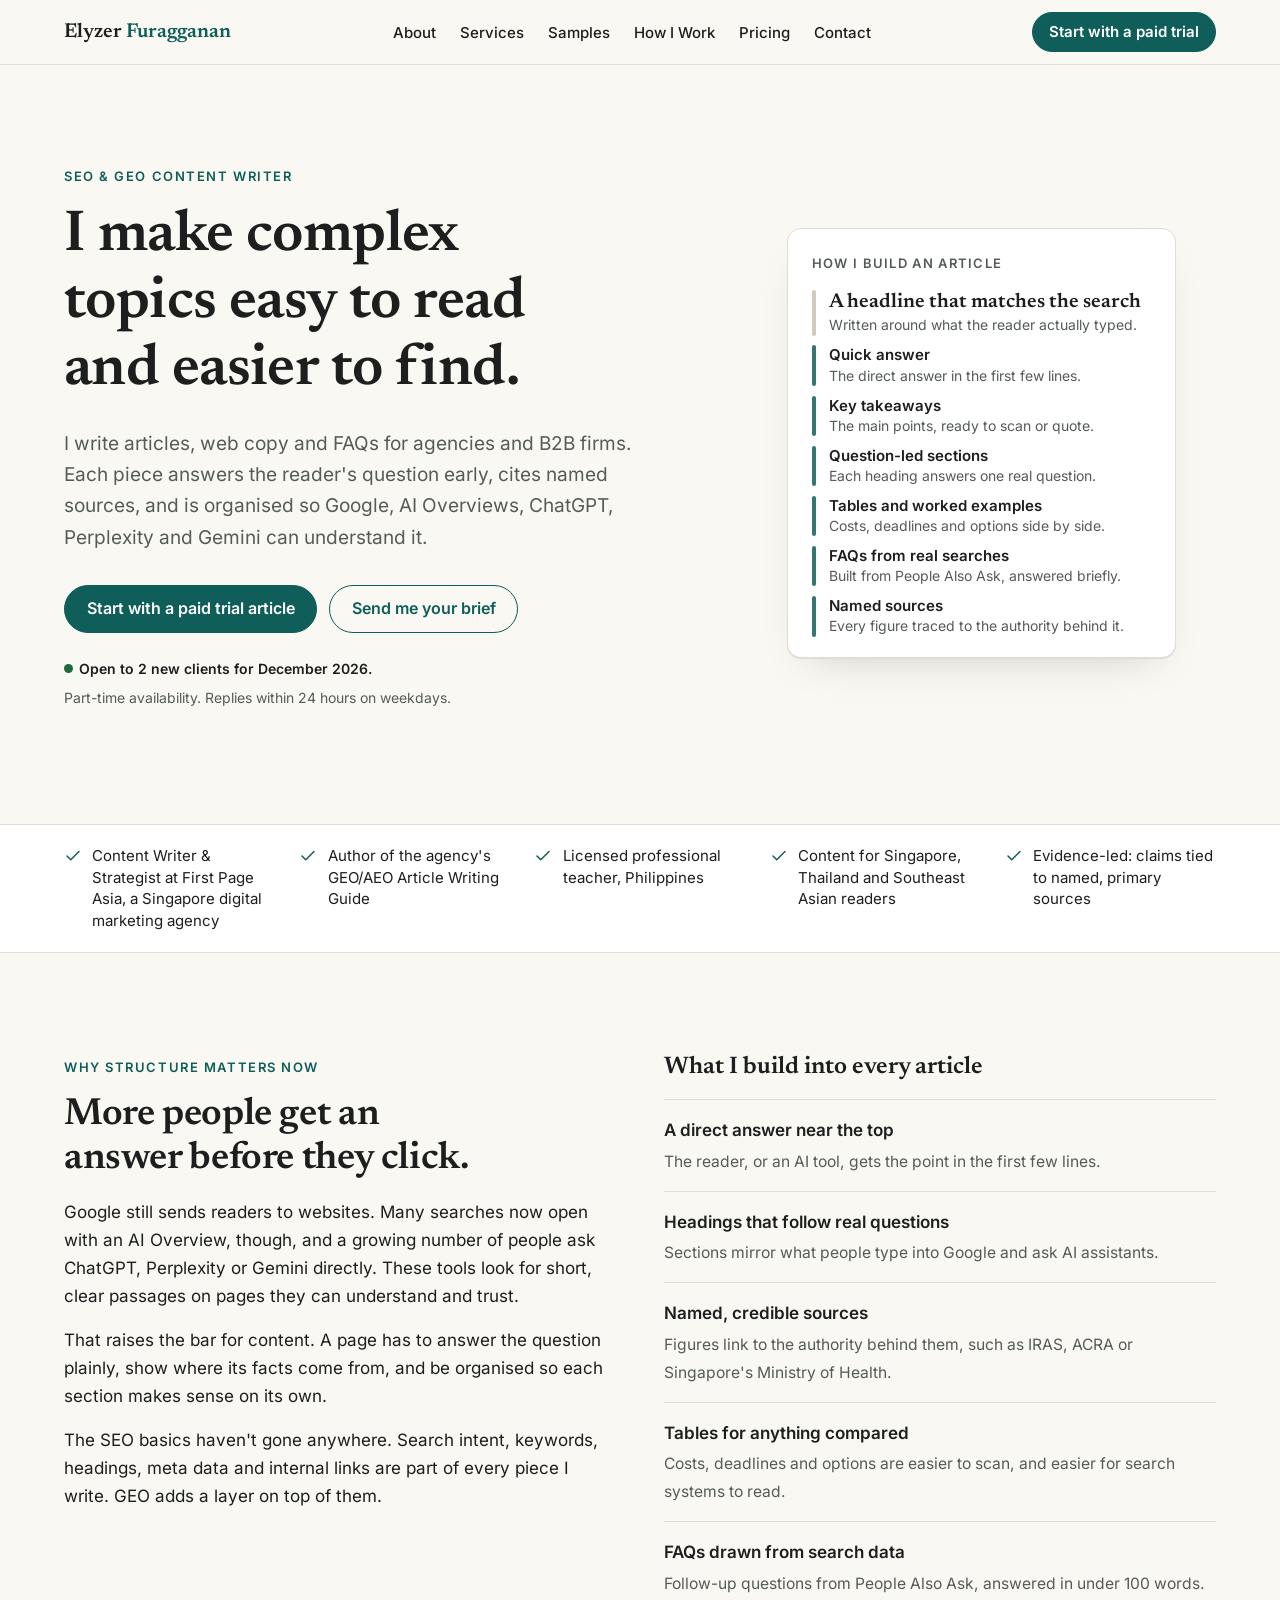
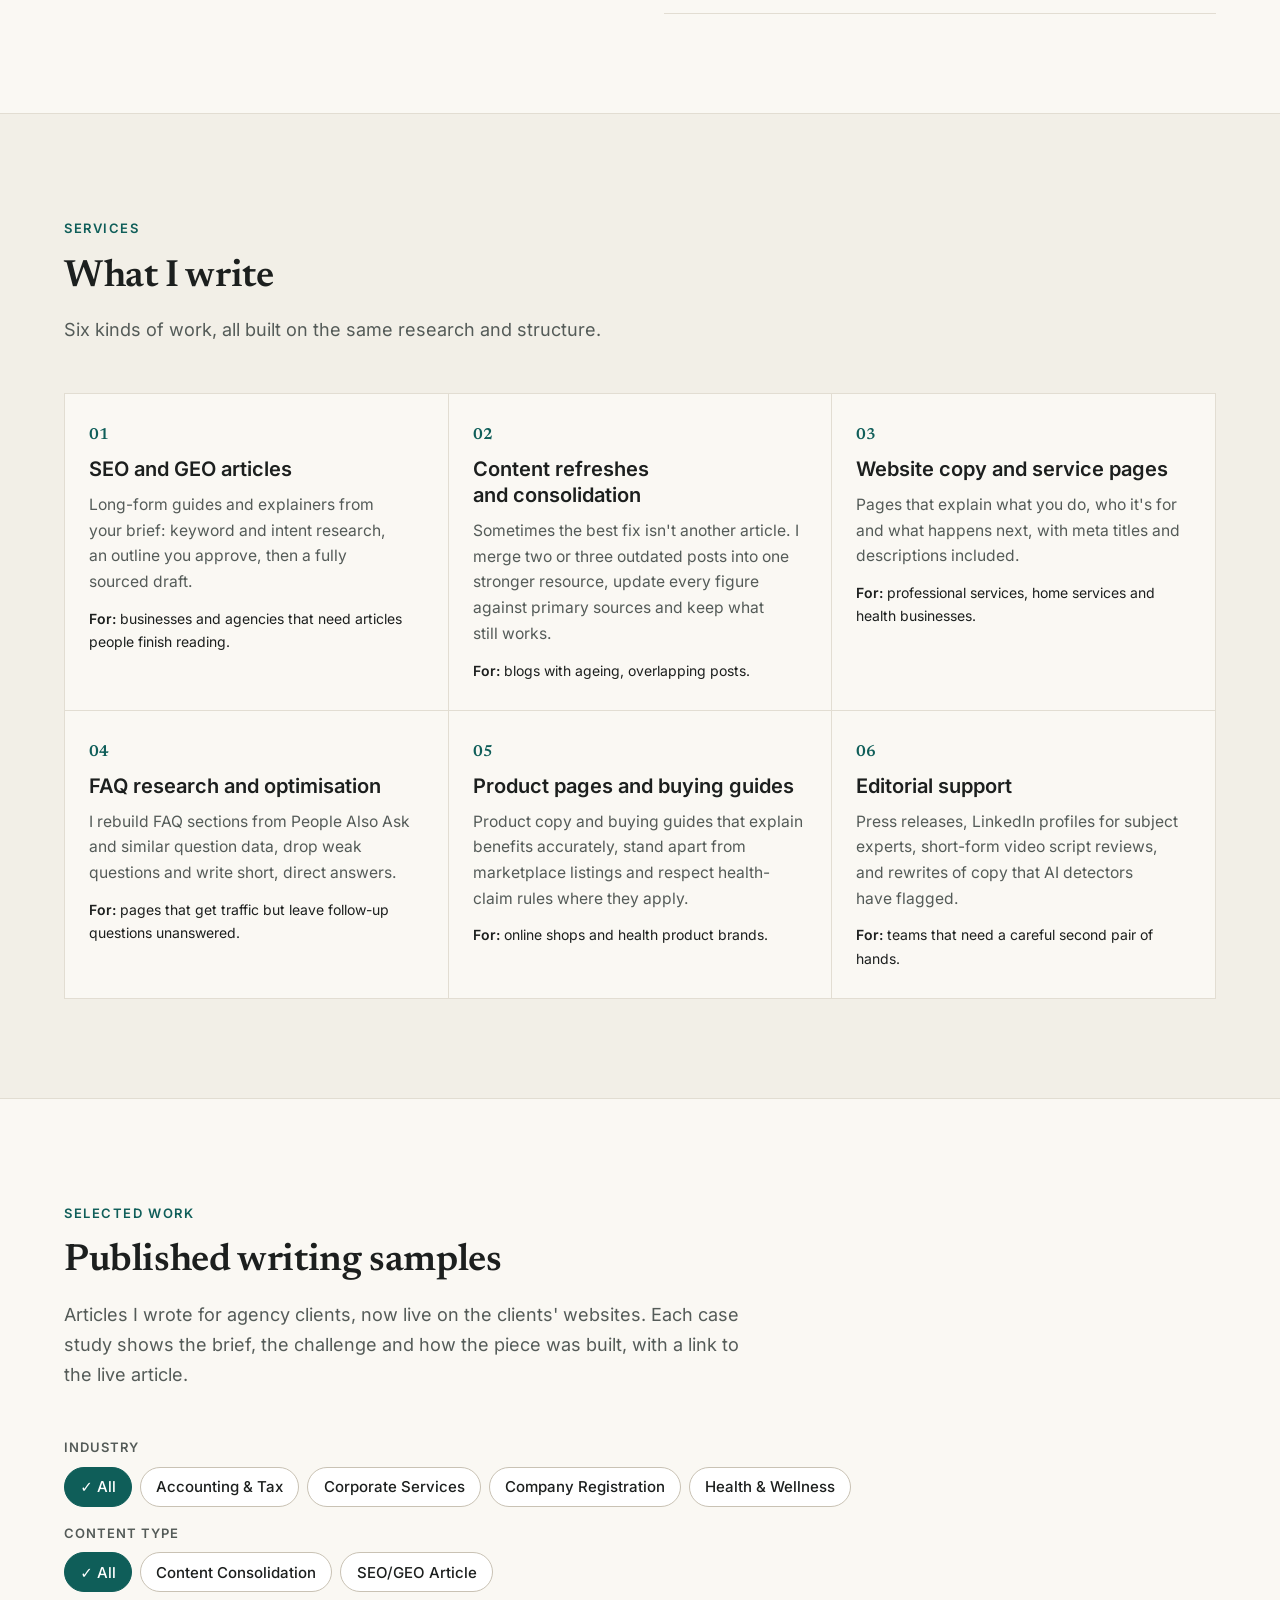
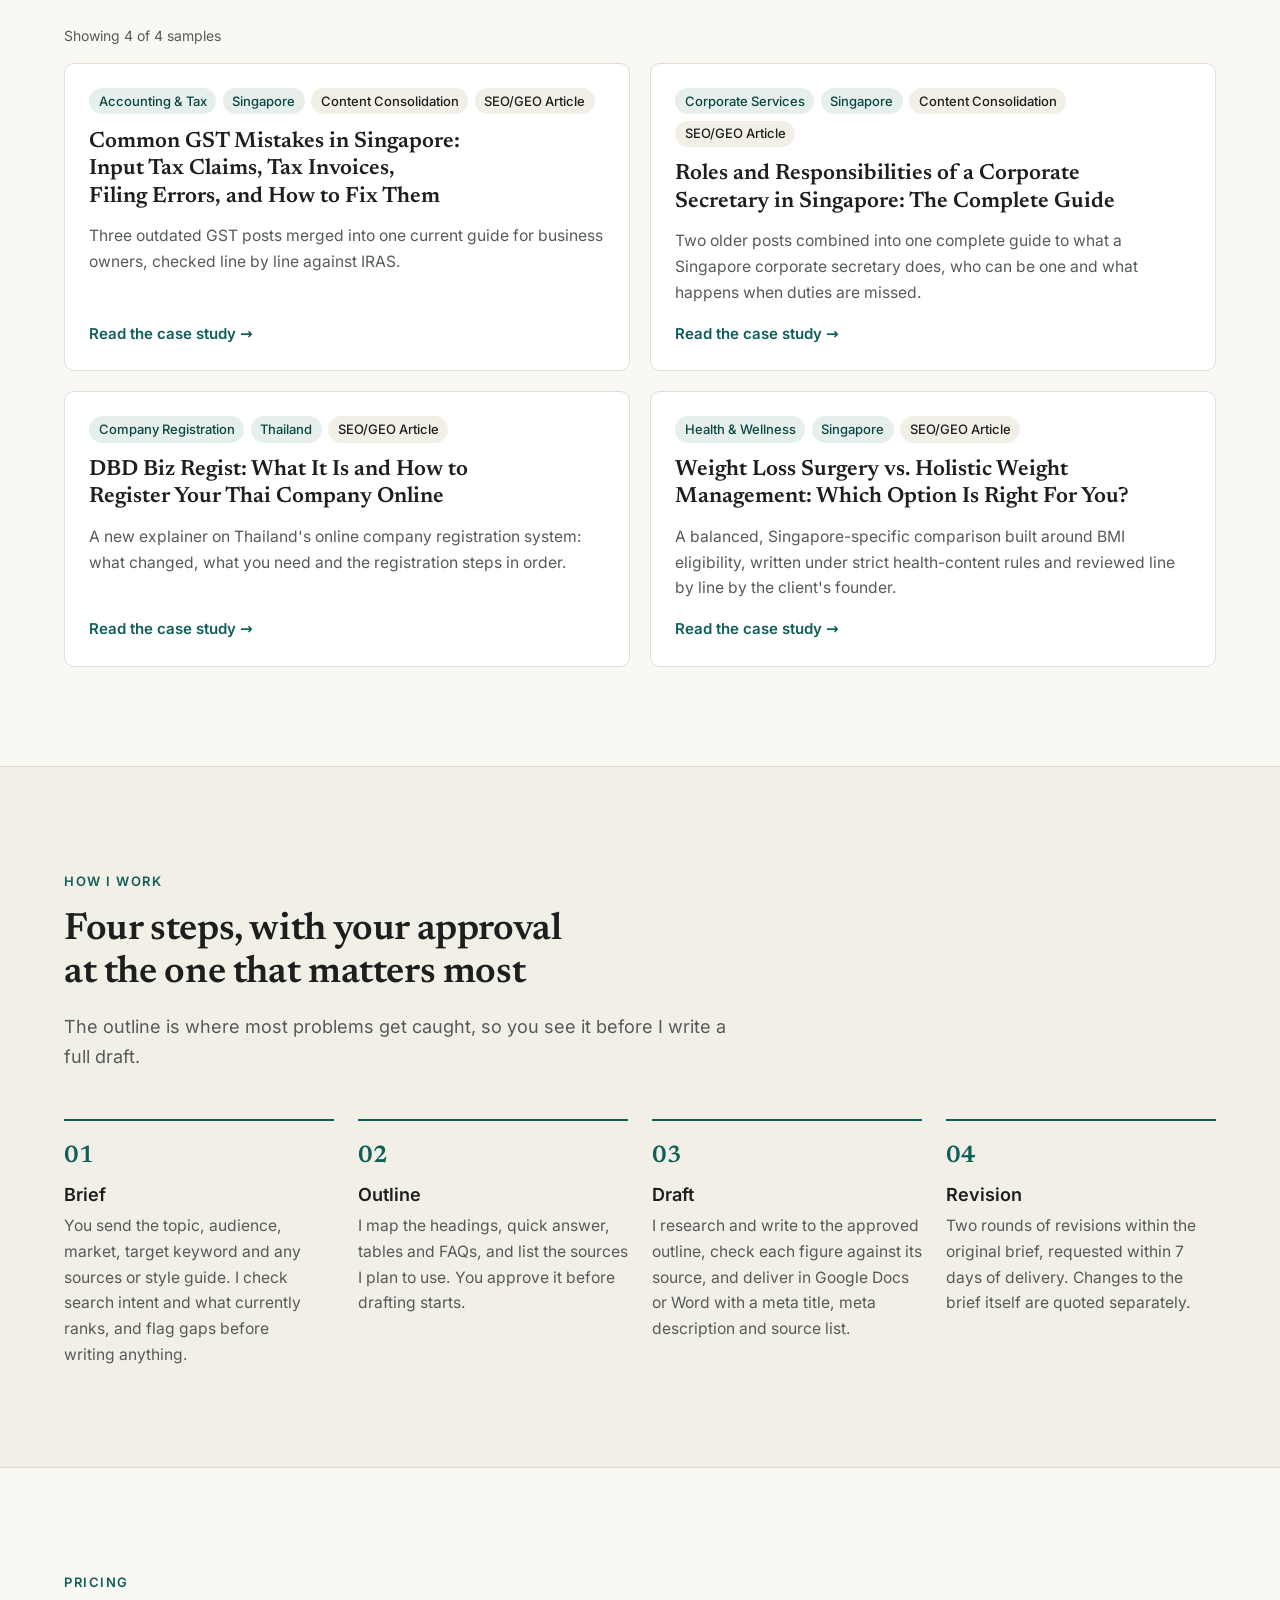
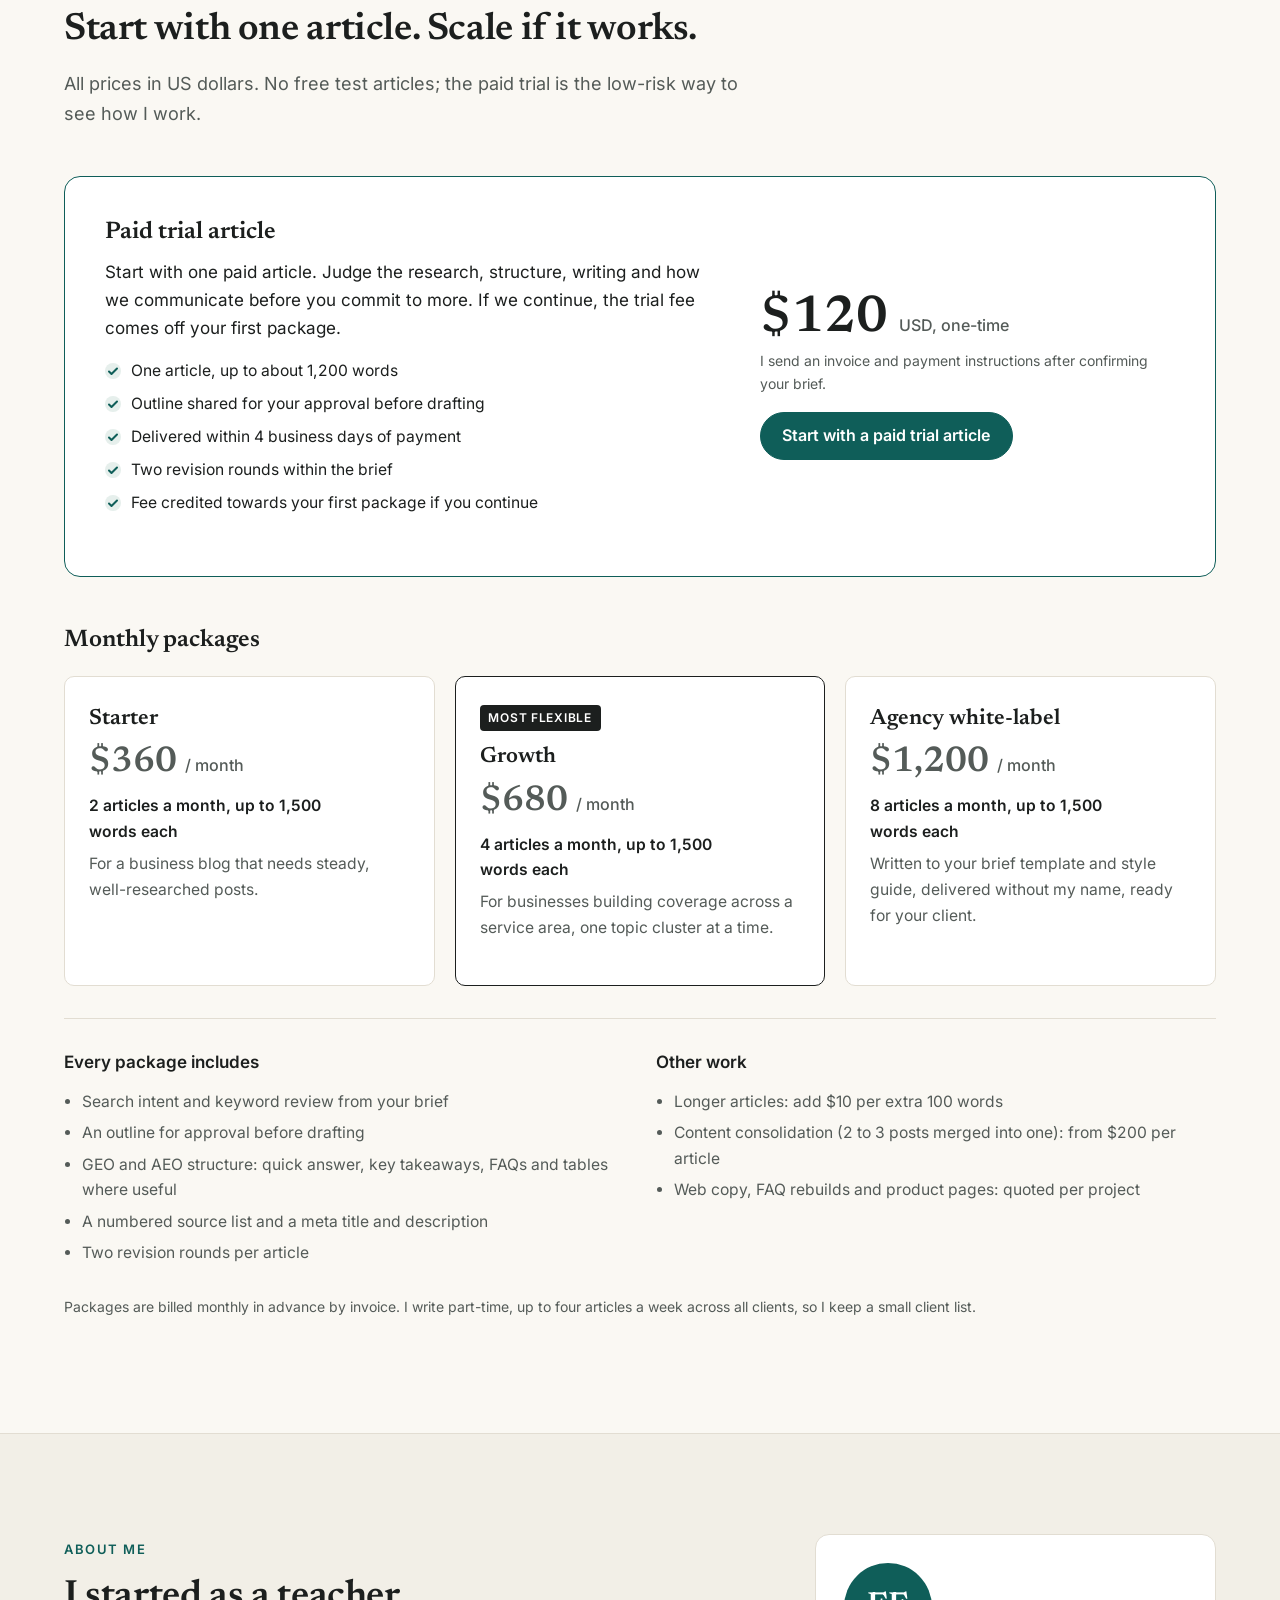
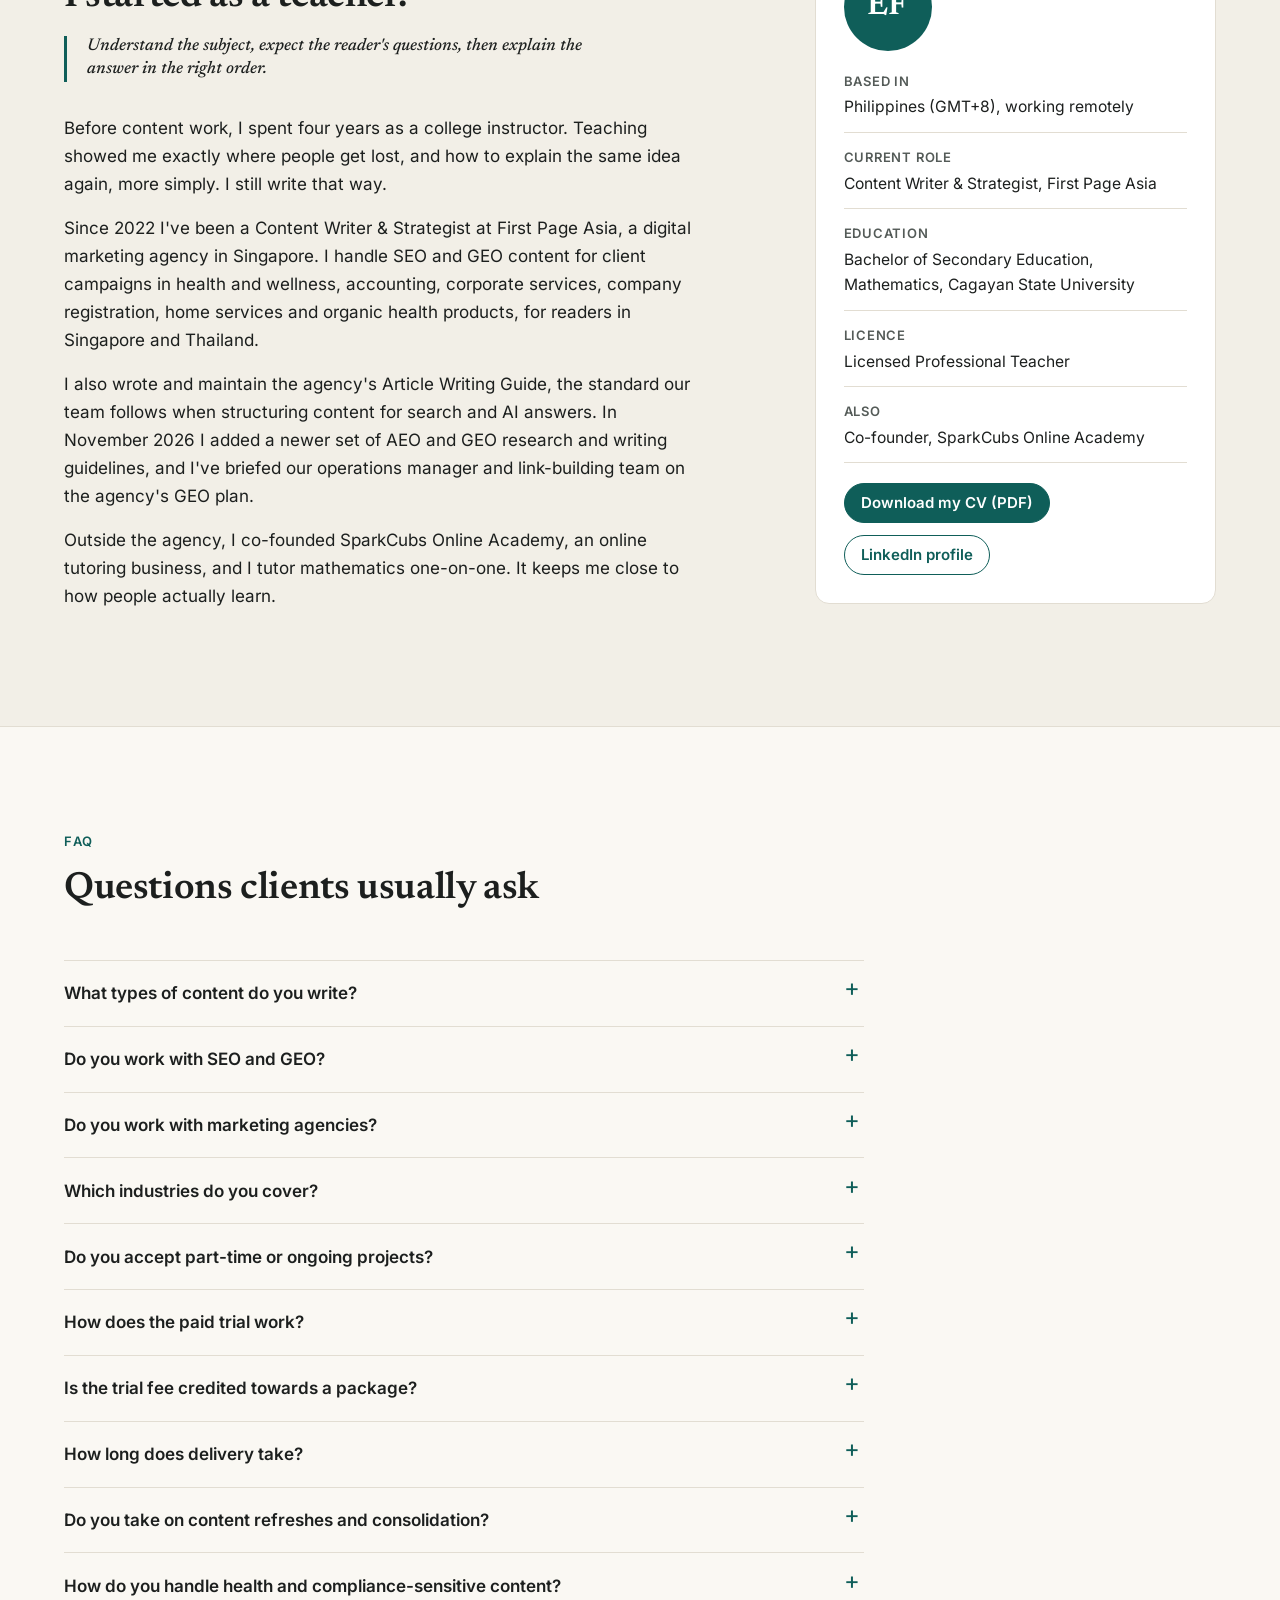
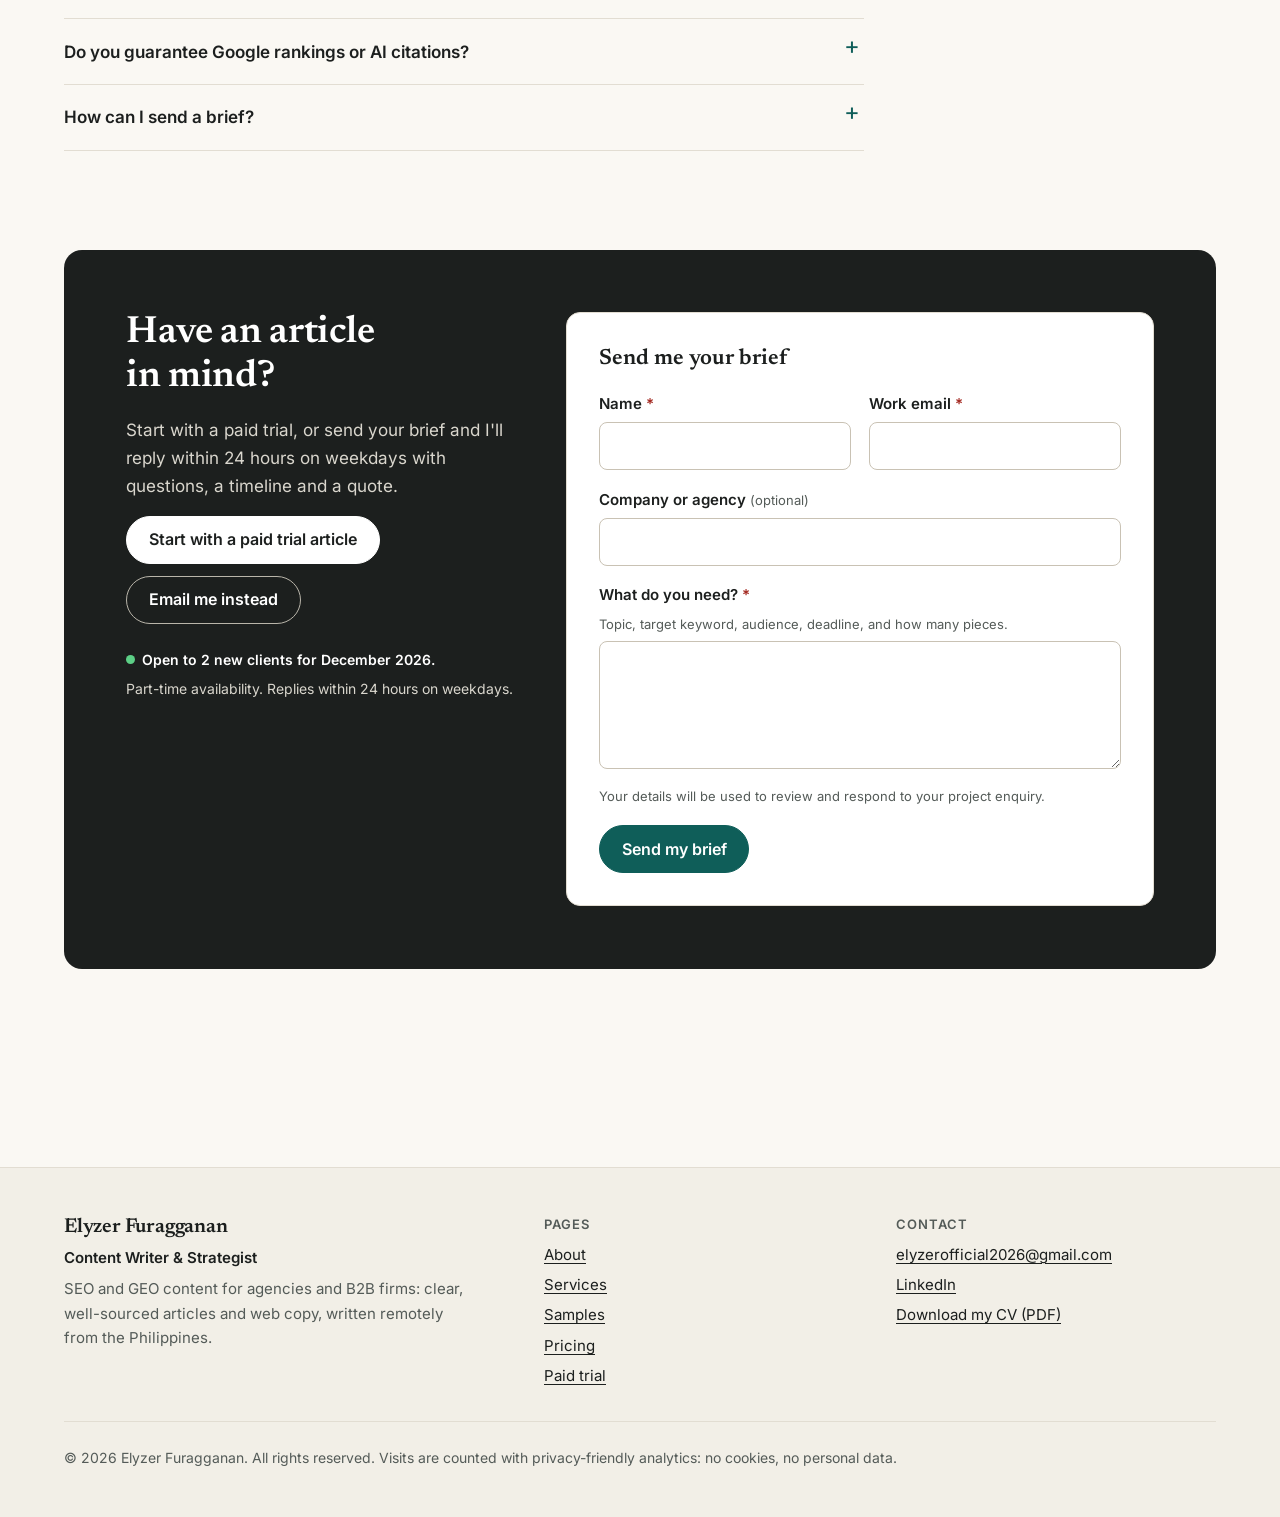
<file: elyzer-portfolio/index.html>
<!doctype html>
<html lang="en" class="no-js">
<head>
<meta charset="utf-8">
<meta name="viewport" content="width=device-width, initial-scale=1">
<title>Elyzer Furagganan | SEO &amp; GEO Content Writer for Agencies and B2B Firms</title>
<meta name="description" content="SEO and GEO content writer for agencies and B2B service firms. Clear, well-sourced articles, refreshes and web copy, structured for Google and AI search. Start with a paid trial article.">
<link rel="canonical" href="[[SITE_URL]]/">
<meta property="og:type" content="website">
<meta property="og:title" content="Elyzer Furagganan | SEO &amp; GEO Content Writer">
<meta property="og:description" content="Clear, well-sourced articles and web copy, structured for Google and AI search. Start with a paid trial article.">
<meta property="og:url" content="[[SITE_URL]]/">
<meta property="og:image" content="[[SITE_URL]]/assets/images/og-image.png">
<meta property="og:image:width" content="1200">
<meta property="og:image:height" content="630">
<meta property="og:image:alt" content="Elyzer Furagganan, SEO and GEO content writer: I make complex topics easy to read and easier to find.">
<meta name="twitter:card" content="summary_large_image">
<meta name="theme-color" content="#faf8f3">
<link rel="icon" href="data:image/svg+xml,%3Csvg xmlns='http://www.w3.org/2000/svg' viewBox='0 0 64 64'%3E%3Crect width='64' height='64' rx='32' fill='%230f5e59'/%3E%3Ctext x='32' y='42' font-family='Georgia,serif' font-size='28' fill='white' text-anchor='middle'%3EEF%3C/text%3E%3C/svg%3E">
<link rel="preload" href="assets/fonts/newsreader-latin-600-normal.woff2" as="font" type="font/woff2" crossorigin>
<link rel="preload" href="assets/fonts/inter-latin-400-normal.woff2" as="font" type="font/woff2" crossorigin>
<link rel="stylesheet" href="assets/css/styles.css">
<script type="application/ld+json">
{
  "@context": "https://schema.org",
  "@graph": [
    {
      "@type": "Person",
      "@id": "[[SITE_URL]]/#person",
      "name": "Elyzer Furagganan",
      "jobTitle": "Content Writer & Strategist",
      "url": "[[SITE_URL]]/",
      "email": "mailto:elyzerofficial2026@gmail.com",
      "sameAs": ["https://www.linkedin.com/in/elyzer-furagganan-writer/"],
      "address": { "@type": "PostalAddress", "addressCountry": "PH" },
      "worksFor": { "@type": "Organization", "name": "First Page Asia" },
      "hasCredential": { "@type": "EducationalOccupationalCredential", "credentialCategory": "Professional licence", "name": "Licensed Professional Teacher (Philippines)" },
      "alumniOf": { "@type": "CollegeOrUniversity", "name": "Cagayan State University" },
      "knowsAbout": ["SEO content writing", "Generative engine optimisation (GEO)", "Answer engine optimisation (AEO)", "Content strategy", "Content consolidation", "Editorial writing"]
    },
    {
      "@type": "ProfessionalService",
      "@id": "[[SITE_URL]]/#service",
      "name": "Elyzer Furagganan, SEO and GEO content writing",
      "url": "[[SITE_URL]]/",
      "email": "elyzerofficial2026@gmail.com",
      "provider": { "@id": "[[SITE_URL]]/#person" },
      "areaServed": ["Singapore", "Thailand", "Philippines", "Southeast Asia", "Australia", "United States"],
      "description": "Freelance SEO and GEO content writing: long-form articles, content refreshes and consolidation, website and service page copy, FAQ optimisation, product pages and buying guides.",
      "priceRange": "USD 120–1,200",
      "hasOfferCatalog": {
        "@type": "OfferCatalog",
        "name": "Content writing packages",
        "itemListElement": [
          { "@type": "Offer", "name": "Paid trial article (up to about 1,200 words)", "price": "120", "priceCurrency": "USD" },
          { "@type": "Offer", "name": "Starter: 2 articles a month", "price": "360", "priceCurrency": "USD" },
          { "@type": "Offer", "name": "Growth: 4 articles a month", "price": "680", "priceCurrency": "USD" },
          { "@type": "Offer", "name": "Agency white-label: 8 articles a month", "price": "1200", "priceCurrency": "USD" }
        ]
      }
    }
  ]
}
</script>
<script type="application/ld+json">
{
  "@context": "https://schema.org",
  "@type": "FAQPage",
  "mainEntity": [
    { "@type": "Question", "name": "Do you guarantee Google rankings or AI citations?", "acceptedAnswer": { "@type": "Answer", "text": "No. Search engines and AI tools decide what they show, so nobody can honestly guarantee a ranking or a citation. I build every piece on SEO and GEO principles: clear answers, sound structure, credible sources and a close match to search intent." } },
    { "@type": "Question", "name": "How does the paid trial work?", "acceptedAnswer": { "@type": "Answer", "text": "Send the trial form with your topic and brief. I reply within 24 hours on weekdays to confirm scope and deadline, then send an invoice with payment instructions. Writing starts once payment is received, and the article arrives within 4 business days. The USD 120 fee is credited towards your first package if you continue." } },
    { "@type": "Question", "name": "Do you work with marketing agencies?", "acceptedAnswer": { "@type": "Answer", "text": "Yes. White-label work is welcome. I can follow your brief templates and style guide and deliver without my name on the piece." } }
  ]
}
</script>
</head>
<body>
<a class="skip-link" href="#main">Skip to content</a>

<header class="site-header">
  <div class="container header-inner">
    <a class="wordmark" href="#top">Elyzer <span>Furagganan</span></a>
    <nav id="site-nav" class="site-nav" aria-label="Main">
      <ul class="nav-list">
        <li><a href="#about">About</a></li>
        <li><a href="#services">Services</a></li>
        <li><a href="#samples">Samples</a></li>
        <li><a href="#process">How I Work</a></li>
        <li><a href="#pricing">Pricing</a></li>
        <li><a href="#contact">Contact</a></li>
      </ul>
    </nav>
    <div class="header-actions">
      <a class="btn btn--primary btn--small header-cta" data-goatcounter-click="cta-trial-header" href="trial.html"><span class="long">Start with a paid trial</span><span class="short">Paid trial</span></a>
      <button class="menu-toggle" type="button" aria-expanded="false" aria-controls="site-nav">Menu</button>
    </div>
  </div>
</header>

<main id="main">
  <span id="top"></span>

  <!-- ===================== HERO ===================== -->
  <section class="hero" aria-labelledby="hero-title">
    <div class="container hero-grid">
      <div>
        <span class="eyebrow">SEO &amp; GEO content writer</span>
        <!-- HERO HEADLINE: edit here. Alternatives are listed in README, section J. -->
        <h1 id="hero-title">I make complex topics easy to read and easier to find.</h1>
        <p class="hero-lead">I write articles, web copy and FAQs for agencies and B2B firms. Each piece answers the reader's question early, cites named sources, and is organised so Google, AI Overviews, ChatGPT, Perplexity and Gemini can understand it.</p>
        <div class="btn-row">
          <a class="btn btn--primary" href="trial.html" data-goatcounter-click="cta-trial-hero">Start with a paid trial article</a>
          <a class="btn btn--secondary" href="#contact" data-goatcounter-click="cta-brief-hero">Send me your brief</a>
        </div>
        <!-- AVAILABILITY: update the number and month here and in the final CTA below. -->
        <p class="availability"><span><span class="dot" aria-hidden="true"></span><strong>Open to 2 new clients for December 2026.</strong></span><span>Part-time availability. Replies within 24 hours on weekdays.</span></p>
      </div>

      <figure class="anatomy" aria-labelledby="anatomy-cap">
        <figcaption id="anatomy-cap">How I build an article</figcaption>
        <ol>
          <li class="is-plain"><span><span class="a-label a-title">A headline that matches the search</span><span class="a-note">Written around what the reader actually typed.</span></span></li>
          <li><span><span class="a-label">Quick answer</span><span class="a-note">The direct answer in the first few lines.</span></span></li>
          <li><span><span class="a-label">Key takeaways</span><span class="a-note">The main points, ready to scan or quote.</span></span></li>
          <li><span><span class="a-label">Question-led sections</span><span class="a-note">Each heading answers one real question.</span></span></li>
          <li><span><span class="a-label">Tables and worked examples</span><span class="a-note">Costs, deadlines and options side by side.</span></span></li>
          <li><span><span class="a-label">FAQs from real searches</span><span class="a-note">Built from People Also Ask, answered briefly.</span></span></li>
          <li><span><span class="a-label">Named sources</span><span class="a-note">Every figure traced to the authority behind it.</span></span></li>
        </ol>
      </figure>
    </div>
  </section>

  <!-- ===================== PROOF STRIP ===================== -->
  <section class="proof" aria-label="Background at a glance">
    <div class="container">
      <ul>
        <li><svg width="18" height="18" viewBox="0 0 24 24" fill="none" stroke="currentColor" stroke-width="2" stroke-linecap="round" stroke-linejoin="round" aria-hidden="true"><path d="M20 6L9 17l-5-5"/></svg><span>Content Writer &amp; Strategist at First Page Asia, a Singapore digital marketing agency</span></li>
        <li><svg width="18" height="18" viewBox="0 0 24 24" fill="none" stroke="currentColor" stroke-width="2" stroke-linecap="round" stroke-linejoin="round" aria-hidden="true"><path d="M20 6L9 17l-5-5"/></svg><span>Author of the agency's GEO/AEO Article Writing Guide</span></li>
        <li><svg width="18" height="18" viewBox="0 0 24 24" fill="none" stroke="currentColor" stroke-width="2" stroke-linecap="round" stroke-linejoin="round" aria-hidden="true"><path d="M20 6L9 17l-5-5"/></svg><span>Licensed professional teacher, Philippines</span></li>
        <li><svg width="18" height="18" viewBox="0 0 24 24" fill="none" stroke="currentColor" stroke-width="2" stroke-linecap="round" stroke-linejoin="round" aria-hidden="true"><path d="M20 6L9 17l-5-5"/></svg><span>Content for Singapore, Thailand and Southeast Asian readers</span></li>
        <li><svg width="18" height="18" viewBox="0 0 24 24" fill="none" stroke="currentColor" stroke-width="2" stroke-linecap="round" stroke-linejoin="round" aria-hidden="true"><path d="M20 6L9 17l-5-5"/></svg><span>Evidence-led: claims tied to named, primary sources</span></li>
      </ul>
    </div>
  </section>

  <!-- ===================== SEARCH LANDSCAPE ===================== -->
  <section class="section" aria-labelledby="landscape-title">
    <div class="container split">
      <div class="prose reveal">
        <span class="eyebrow">Why structure matters now</span>
        <h2 id="landscape-title" style="font-size: var(--step-3)">More people get an answer before they click.</h2>
        <p>Google still sends readers to websites. Many searches now open with an AI Overview, though, and a growing number of people ask ChatGPT, Perplexity or Gemini directly. These tools look for short, clear passages on pages they can understand and trust.</p>
        <p>That raises the bar for content. A page has to answer the question plainly, show where its facts come from, and be organised so each section makes sense on its own.</p>
        <p>The SEO basics haven't gone anywhere. Search intent, keywords, headings, meta data and internal links are part of every piece I write. GEO adds a layer on top of them.</p>
      </div>
      <div class="reveal">
        <h3 style="font-family: var(--font-display); font-size: var(--step-2)">What I build into every article</h3>
        <ul class="check-list">
          <li><strong>A direct answer near the top</strong><span>The reader, or an AI tool, gets the point in the first few lines.</span></li>
          <li><strong>Headings that follow real questions</strong><span>Sections mirror what people type into Google and ask AI assistants.</span></li>
          <li><strong>Named, credible sources</strong><span>Figures link to the authority behind them, such as IRAS, ACRA or Singapore's Ministry of Health.</span></li>
          <li><strong>Tables for anything compared</strong><span>Costs, deadlines and options are easier to scan, and easier for search systems to read.</span></li>
          <li><strong>FAQs drawn from search data</strong><span>Follow-up questions from People Also Ask, answered in under 100 words.</span></li>
        </ul>
      </div>
    </div>
  </section>

  <!-- ===================== SERVICES ===================== -->
  <section id="services" class="section section--surface" aria-labelledby="services-title">
    <div class="container">
      <div class="section-head reveal">
        <span class="eyebrow">Services</span>
        <h2 id="services-title">What I write</h2>
        <p>Six kinds of work, all built on the same research and structure.</p>
      </div>
      <div class="services">
        <article class="service">
          <span class="service-num">01</span>
          <h3>SEO and GEO articles</h3>
          <p>Long-form guides and explainers from your brief: keyword and intent research, an outline you approve, then a fully sourced draft.</p>
          <span class="for"><strong>For:</strong> businesses and agencies that need articles people finish reading.</span>
        </article>
        <article class="service">
          <span class="service-num">02</span>
          <h3>Content refreshes and consolidation</h3>
          <p>Sometimes the best fix isn't another article. I merge two or three outdated posts into one stronger resource, update every figure against primary sources and keep what still works.</p>
          <span class="for"><strong>For:</strong> blogs with ageing, overlapping posts.</span>
        </article>
        <article class="service">
          <span class="service-num">03</span>
          <h3>Website copy and service pages</h3>
          <p>Pages that explain what you do, who it's for and what happens next, with meta titles and descriptions included.</p>
          <span class="for"><strong>For:</strong> professional services, home services and health businesses.</span>
        </article>
        <article class="service">
          <span class="service-num">04</span>
          <h3>FAQ research and optimisation</h3>
          <p>I rebuild FAQ sections from People Also Ask and similar question data, drop weak questions and write short, direct answers.</p>
          <span class="for"><strong>For:</strong> pages that get traffic but leave follow-up questions unanswered.</span>
        </article>
        <article class="service">
          <span class="service-num">05</span>
          <h3>Product pages and buying guides</h3>
          <p>Product copy and buying guides that explain benefits accurately, stand apart from marketplace listings and respect health-claim rules where they apply.</p>
          <span class="for"><strong>For:</strong> online shops and health product brands.</span>
        </article>
        <article class="service">
          <span class="service-num">06</span>
          <h3>Editorial support</h3>
          <p>Press releases, LinkedIn profiles for subject experts, short-form video script reviews, and rewrites of copy that AI detectors have flagged.</p>
          <span class="for"><strong>For:</strong> teams that need a careful second pair of hands.</span>
        </article>
      </div>
    </div>
  </section>

  <!-- ===================== SAMPLES ===================== -->
  <section id="samples" class="section" aria-labelledby="samples-title">
    <div class="container">
      <div class="section-head reveal">
        <span class="eyebrow">Selected work</span>
        <h2 id="samples-title">Published writing samples</h2>
        <p>Articles I wrote for agency clients, now live on the clients' websites. Each case study shows the brief, the challenge and how the piece was built, with a link to the live article.</p>
      </div>

      <div class="filters" role="group" aria-label="Filter samples">
        <fieldset class="filter-group">
          <legend>Industry</legend>
          <div class="chips" id="filter-industry"></div>
        </fieldset>
        <fieldset class="filter-group">
          <legend>Content type</legend>
          <div class="chips" id="filter-type"></div>
        </fieldset>
      </div>
      <p class="results-note" id="results-note" aria-live="polite"></p>

      <!-- Cards are built from assets/js/samples.js -->
      <ul class="sample-grid" id="sample-grid" data-base="">
        <li><article class="sample-card"><h3><a href="samples/singapore-gst-mistakes.html">Common GST Mistakes in Singapore: Input Tax Claims, Tax Invoices, Filing Errors, and How to Fix Them</a></h3><p>Accounting &amp; Tax · Singapore</p></article></li>
        <li><article class="sample-card"><h3><a href="samples/corporate-secretary-roles-responsibilities.html">Roles and Responsibilities of a Corporate Secretary in Singapore: The Complete Guide</a></h3><p>Corporate Services · Singapore</p></article></li>
        <li><article class="sample-card"><h3><a href="samples/thailand-dbd-biz-regist.html">DBD Biz Regist: What It Is and How to Register Your Thai Company Online</a></h3><p>Company Registration · Thailand</p></article></li>
        <li><article class="sample-card"><h3><a href="samples/weight-loss-surgery-vs-holistic-weight-management.html">Weight Loss Surgery vs. Holistic Weight Management: Which Option Is Right For You?</a></h3><p>Health &amp; Wellness · Singapore</p></article></li>
      </ul>
    </div>
  </section>

  <!-- ===================== PROCESS ===================== -->
  <section id="process" class="section section--surface" aria-labelledby="process-title">
    <div class="container">
      <div class="section-head reveal">
        <span class="eyebrow">How I work</span>
        <h2 id="process-title">Four steps, with your approval at the one that matters most</h2>
        <p>The outline is where most problems get caught, so you see it before I write a full draft.</p>
      </div>
      <ol class="steps">
        <li>
          <h3>Brief</h3>
          <p>You send the topic, audience, market, target keyword and any sources or style guide. I check search intent and what currently ranks, and flag gaps before writing anything.</p>
        </li>
        <li>
          <h3>Outline</h3>
          <p>I map the headings, quick answer, tables and FAQs, and list the sources I plan to use. You approve it before drafting starts.</p>
        </li>
        <li>
          <h3>Draft</h3>
          <p>I research and write to the approved outline, check each figure against its source, and deliver in Google Docs or Word with a meta title, meta description and source list.</p>
        </li>
        <li>
          <h3>Revision</h3>
          <!-- REVISION POLICY: edit here, in trial.html and in the FAQ. -->
          <p>Two rounds of revisions within the original brief, requested within 7 days of delivery. Changes to the brief itself are quoted separately.</p>
        </li>
      </ol>
    </div>
  </section>

  <!-- ===================== PRICING ===================== -->
  <section id="pricing" class="section" aria-labelledby="pricing-title">
    <div class="container">
      <div class="section-head reveal">
        <span class="eyebrow">Pricing</span>
        <h2 id="pricing-title">Start with one article. Scale if it works.</h2>
        <p>All prices in US dollars. No free test articles; the paid trial is the low-risk way to see how I work.</p>
      </div>

      <div class="trial-offer">
        <div>
          <h3>Paid trial article</h3>
          <p>Start with one paid article. Judge the research, structure, writing and how we communicate before you commit to more. If we continue, the trial fee comes off your first package.</p>
          <ul class="terms">
            <li>One article, up to about 1,200 words</li>
            <li>Outline shared for your approval before drafting</li>
            <li>Delivered within 4 business days of payment</li>
            <li>Two revision rounds within the brief</li>
            <li>Fee credited towards your first package if you continue</li>
          </ul>
        </div>
        <div>
          <!-- TRIAL PRICE: edit here and in trial.html, the FAQ and the JSON-LD at the top. -->
          <p class="price">$120 <small>USD, one-time</small></p>
          <p class="fine-print" style="margin-top:0">I send an invoice and payment instructions after confirming your brief.</p>
          <a class="btn btn--primary" href="trial.html" data-goatcounter-click="cta-trial-pricing">Start with a paid trial article</a>
        </div>
      </div>

      <h3 style="font-family: var(--font-display); font-size: var(--step-2); margin-bottom: 1.25rem">Monthly packages</h3>
      <div class="packages">
        <article class="package">
          <h3>Starter</h3>
          <p class="price">$360 <small>/ month</small></p>
          <p class="meta">2 articles a month, up to 1,500 words each</p>
          <p>For a business blog that needs steady, well-researched posts.</p>
        </article>
        <article class="package package--featured">
          <span class="badge">Most flexible</span>
          <h3>Growth</h3>
          <p class="price">$680 <small>/ month</small></p>
          <p class="meta">4 articles a month, up to 1,500 words each</p>
          <p>For businesses building coverage across a service area, one topic cluster at a time.</p>
        </article>
        <article class="package">
          <h3>Agency white-label</h3>
          <p class="price">$1,200 <small>/ month</small></p>
          <p class="meta">8 articles a month, up to 1,500 words each</p>
          <p>Written to your brief template and style guide, delivered without my name, ready for your client.</p>
        </article>
      </div>

      <div class="includes">
        <div>
          <h3>Every package includes</h3>
          <ul>
            <li>Search intent and keyword review from your brief</li>
            <li>An outline for approval before drafting</li>
            <li>GEO and AEO structure: quick answer, key takeaways, FAQs and tables where useful</li>
            <li>A numbered source list and a meta title and description</li>
            <li>Two revision rounds per article</li>
          </ul>
        </div>
        <div>
          <h3>Other work</h3>
          <ul>
            <li>Longer articles: add $10 per extra 100 words</li>
            <li>Content consolidation (2 to 3 posts merged into one): from $200 per article</li>
            <li>Web copy, FAQ rebuilds and product pages: quoted per project</li>
          </ul>
        </div>
      </div>
      <p class="fine-print">Packages are billed monthly in advance by invoice. I write part-time, up to four articles a week across all clients, so I keep a small client list.</p>
    </div>
  </section>

  <!-- ===================== ABOUT ===================== -->
  <section id="about" class="section section--surface" aria-labelledby="about-title">
    <div class="container about-grid">
      <div class="prose reveal">
        <span class="eyebrow">About me</span>
        <h2 id="about-title" style="font-size: var(--step-3)">I started as a teacher.</h2>
        <p class="pull">Understand the subject, expect the reader's questions, then explain the answer in the right order.</p>
        <p>Before content work, I spent four years as a college instructor. Teaching showed me exactly where people get lost, and how to explain the same idea again, more simply. I still write that way.</p>
        <p>Since 2022 I've been a Content Writer &amp; Strategist at First Page Asia, a digital marketing agency in Singapore. I handle SEO and GEO content for client campaigns in health and wellness, accounting, corporate services, company registration, home services and organic health products, for readers in Singapore and Thailand.</p>
        <p>I also wrote and maintain the agency's Article Writing Guide, the standard our team follows when structuring content for search and AI answers. In November 2026 I added a newer set of AEO and GEO research and writing guidelines, and I've briefed our operations manager and link-building team on the agency's GEO plan.</p>
        <p>Outside the agency, I co-founded SparkCubs Online Academy, an online tutoring business, and I tutor mathematics one-on-one. It keeps me close to how people actually learn.</p>
      </div>
      <aside class="about-card" aria-label="Quick facts">
        <div class="monogram" aria-hidden="true">EF</div>
        <dl class="facts">
          <div><dt>Based in</dt><dd>Philippines (GMT+8), working remotely</dd></div>
          <div><dt>Current role</dt><dd>Content Writer &amp; Strategist, First Page Asia</dd></div>
          <div><dt>Education</dt><dd>Bachelor of Secondary Education, Mathematics, Cagayan State University</dd></div>
          <div><dt>Licence</dt><dd>Licensed Professional Teacher</dd></div>
          <div><dt>Also</dt><dd>Co-founder, SparkCubs Online Academy</dd></div>
        </dl>
        <div class="btn-row" style="margin-top: 1.25rem">
          <a class="btn btn--primary btn--small" href="assets/files/Elyzer-Furagganan-CV.pdf" download data-goatcounter-click="cv-download-about">Download my CV (PDF)</a>
          <a class="btn btn--secondary btn--small" href="https://www.linkedin.com/in/elyzer-furagganan-writer/" rel="noopener">LinkedIn profile</a>
        </div>
      </aside>
    </div>
  </section>

  <!-- ===================== FAQ ===================== -->
  <section id="faq" class="section" aria-labelledby="faq-title">
    <div class="container">
      <div class="section-head reveal">
        <span class="eyebrow">FAQ</span>
        <h2 id="faq-title">Questions clients usually ask</h2>
      </div>
      <div class="faq">
        <details>
          <summary>What types of content do you write?</summary>
          <div class="answer"><p>Long-form SEO and GEO articles, content refreshes and consolidation, website and service page copy, FAQ sections, product pages and buying guides. I also write press releases and LinkedIn profiles for subject experts, and review short-form video scripts.</p></div>
        </details>
        <details>
          <summary>Do you work with SEO and GEO?</summary>
          <div class="answer"><p>Yes, both. SEO covers what helps Google understand and rank a page: search intent, keywords, headings, meta data and internal links. GEO (generative engine optimisation) adds structure that makes key passages easy for AI tools to pick up, such as direct answers, question-led headings, tables and named sources. Every article I write uses both.</p></div>
        </details>
        <details>
          <summary>Do you work with marketing agencies?</summary>
          <div class="answer"><p>Yes, and white-label work is welcome. My content work has been inside an agency, so briefs from link builders, client approval rounds, style guides and monthly quotas are familiar. I can follow your templates and deliver without my name on the piece.</p></div>
        </details>
        <details>
          <summary>Which industries do you cover?</summary>
          <div class="answer"><p>My published work covers health and wellness, accounting and tax, corporate services, company registration, cleaning and pest control, and organic health products, mostly for readers in Singapore and Thailand. I'm happy to take on other B2B and service topics that need careful research.</p></div>
        </details>
        <details>
          <summary>Do you accept part-time or ongoing projects?</summary>
          <div class="answer"><p>I write part-time, up to four articles a week across all clients. Monthly packages work best, and one-off projects are fine when there's room in the schedule.</p></div>
        </details>
        <details>
          <summary>How does the paid trial work?</summary>
          <div class="answer"><p>Send the trial form with your topic and brief. I reply within 24 hours on weekdays to confirm scope and deadline, then send an invoice with payment instructions. Writing starts once payment is received, and the article arrives within 4 business days. Sending the form is a request, not a booking.</p></div>
        </details>
        <details>
          <summary>Is the trial fee credited towards a package?</summary>
          <div class="answer"><p>Yes. If you start a monthly package after the trial, the $120 comes off your first invoice.</p></div>
        </details>
        <details>
          <summary>How long does delivery take?</summary>
          <div class="answer"><p>A trial article takes 4 business days from payment. For packages we agree a schedule at the start, usually one or two articles a week. Larger consolidation projects can take longer; I confirm the timeline before starting.</p></div>
        </details>
        <details>
          <summary>Do you take on content refreshes and consolidation?</summary>
          <div class="answer"><p>Yes. I review the existing posts, check every figure against current sources, decide what to keep, merge or cut, and write one updated article. Consolidation starts at $200 per merged article.</p></div>
        </details>
        <details>
          <summary>How do you handle health and compliance-sensitive content?</summary>
          <div class="answer"><p>Carefully. I avoid absolute claims, use cautious wording such as "may" and "can help", cite health authorities and hospitals rather than blogs, and point readers to a doctor where it matters. I'm not a medical professional, so I work with your reviewer or subject expert, and clinical points should be checked before publishing.</p></div>
        </details>
        <details>
          <summary>Do you guarantee Google rankings or AI citations?</summary>
          <div class="answer"><p>No. Search engines and AI tools decide what they show, so nobody can honestly guarantee a ranking or a citation. What I can promise is the work itself: clear answers, sound structure, credible sources and a close match to search intent, built on SEO and GEO principles.</p></div>
        </details>
        <details>
          <summary>How can I send a brief?</summary>
          <div class="answer"><p>Use the brief form below, or email <a href="mailto:elyzerofficial2026@gmail.com">elyzerofficial2026@gmail.com</a>. A topic, target keyword, audience and deadline are enough to start. To go straight to a trial, use the <a href="trial.html">trial order form</a>.</p></div>
        </details>
      </div>
    </div>
  </section>

  <!-- ===================== FINAL CTA + CONTACT ===================== -->
  <section id="contact" class="section" aria-labelledby="contact-title" style="padding-top: 0">
    <div class="container">
      <div class="cta-band">
        <div class="contact-grid">
          <div>
            <h2 id="contact-title">Have an article in mind?</h2>
            <p>Start with a paid trial, or send your brief and I'll reply within 24 hours on weekdays with questions, a timeline and a quote.</p>
            <div class="btn-row" style="margin-bottom: 1.25rem">
              <a class="btn btn--primary" href="trial.html" data-goatcounter-click="cta-trial-final">Start with a paid trial article</a>
              <a class="btn btn--secondary" data-goatcounter-click="cta-email-final" href="mailto:elyzerofficial2026@gmail.com">Email me instead</a>
            </div>
            <p class="availability"><span><span class="dot" aria-hidden="true"></span><strong>Open to 2 new clients for December 2026.</strong></span><span>Part-time availability. Replies within 24 hours on weekdays.</span></p>
          </div>

          <form class="form" data-form="brief" data-subject="New brief from the portfolio site" data-success="Thanks for sending your brief. I'll read it and reply within 24 hours on weekdays." action="mailto:elyzerofficial2026@gmail.com" method="post" style="color: var(--ink)">
            <h3 style="font-family: var(--font-display); font-size: 1.375rem; margin: 0">Send me your brief</h3>
            <input type="hidden" name="_subject" value="New brief from the portfolio site">
            <div class="hp" aria-hidden="true"><label for="b-website">Leave this empty</label><input type="text" id="b-website" name="company_website" tabindex="-1" autocomplete="off"></div>
            <div class="form-row form-row--2">
              <div class="field">
                <label for="b-name">Name <span class="req" aria-hidden="true">*</span></label>
                <input type="text" id="b-name" name="name" data-label="Name" autocomplete="name" required aria-describedby="b-name-error">
                <p class="error-msg" id="b-name-error" aria-live="polite"></p>
              </div>
              <div class="field">
                <label for="b-email">Work email <span class="req" aria-hidden="true">*</span></label>
                <input type="email" id="b-email" name="email" data-label="Email" autocomplete="email" required aria-describedby="b-email-error">
                <p class="error-msg" id="b-email-error" aria-live="polite"></p>
              </div>
            </div>
            <div class="field">
              <label for="b-company">Company or agency <span class="opt">(optional)</span></label>
              <input type="text" id="b-company" name="company" data-label="Company" autocomplete="organization">
            </div>
            <div class="field">
              <label for="b-message">What do you need? <span class="req" aria-hidden="true">*</span></label>
              <p class="hint" id="b-message-hint">Topic, target keyword, audience, deadline, and how many pieces.</p>
              <textarea id="b-message" name="message" data-label="Brief" required minlength="20" aria-describedby="b-message-hint b-message-error"></textarea>
              <p class="error-msg" id="b-message-error" aria-live="polite"></p>
            </div>
            <p class="privacy">Your details will be used to review and respond to your project enquiry.</p>
            <div class="form-status" role="status" tabindex="-1"></div>
            <div><button class="btn btn--primary" type="submit" style="background: var(--accent); color: #fff; border-color: var(--accent)">Send my brief</button></div>
          </form>
        </div>
      </div>
    </div>
  </section>
</main>

<footer class="site-footer">
  <div class="container">
    <div class="footer-grid">
      <div>
        <h2>Elyzer Furagganan</h2>
        <p style="margin-bottom: 0.4rem"><strong>Content Writer &amp; Strategist</strong></p>
        <p style="color: var(--ink-muted); max-width: 26rem">SEO and GEO content for agencies and B2B firms: clear, well-sourced articles and web copy, written remotely from the Philippines.</p>
      </div>
      <div>
        <h3>Pages</h3>
        <ul>
          <li><a href="#about">About</a></li>
          <li><a href="#services">Services</a></li>
          <li><a href="#samples">Samples</a></li>
          <li><a href="#pricing">Pricing</a></li>
          <li><a href="trial.html">Paid trial</a></li>
        </ul>
      </div>
      <div>
        <h3>Contact</h3>
        <ul>
          <li><a href="mailto:elyzerofficial2026@gmail.com">elyzerofficial2026@gmail.com</a></li>
          <li><a href="https://www.linkedin.com/in/elyzer-furagganan-writer/" rel="noopener">LinkedIn</a></li>
          <li><a href="assets/files/Elyzer-Furagganan-CV.pdf" download data-goatcounter-click="cv-download-footer">Download my CV (PDF)</a></li>
        </ul>
      </div>
    </div>
    <p class="footer-base">© <span data-year>2026</span> Elyzer Furagganan. All rights reserved. Visits are counted with privacy-friendly analytics: no cookies, no personal data.</p>
  </div>
</footer>

<script src="assets/js/analytics.js"></script>
<script src="assets/js/samples.js"></script>
<script src="assets/js/main.js"></script>
<script src="assets/js/forms.js"></script>
</body>
</html>
</file>
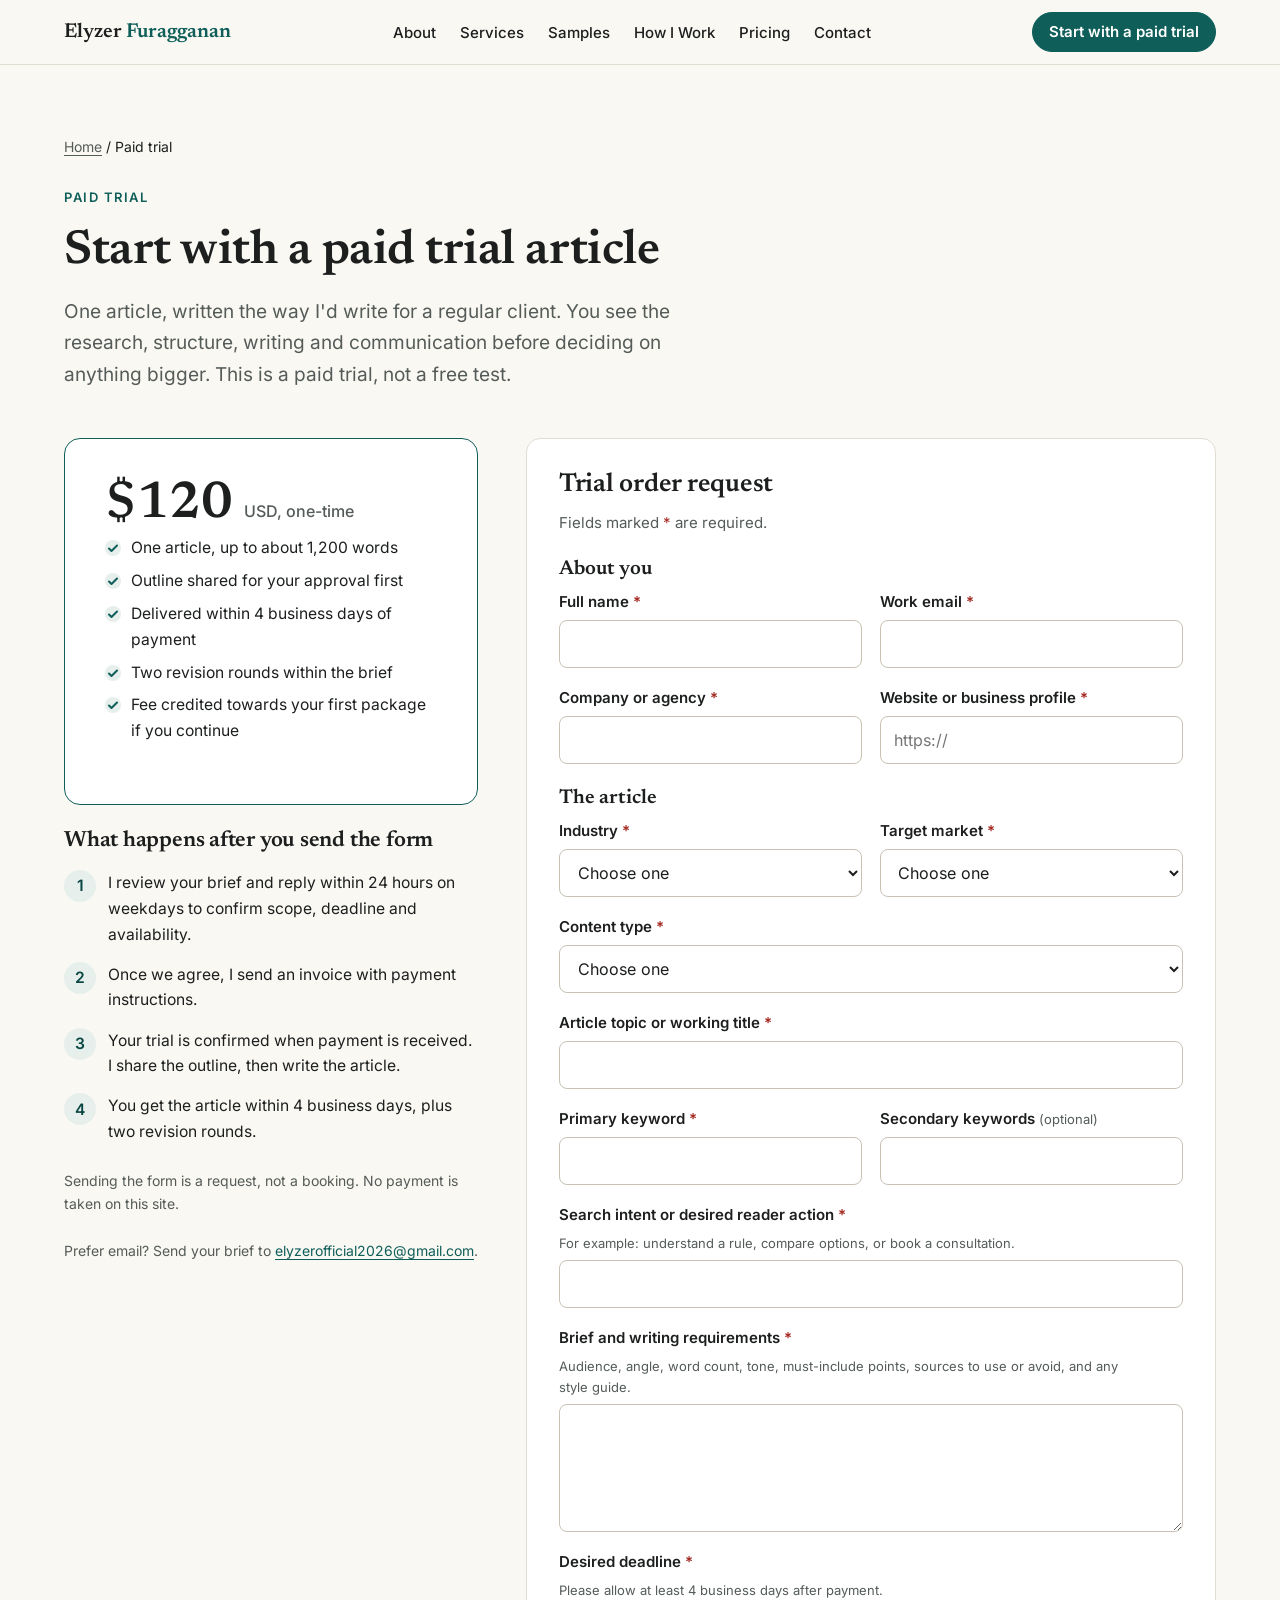
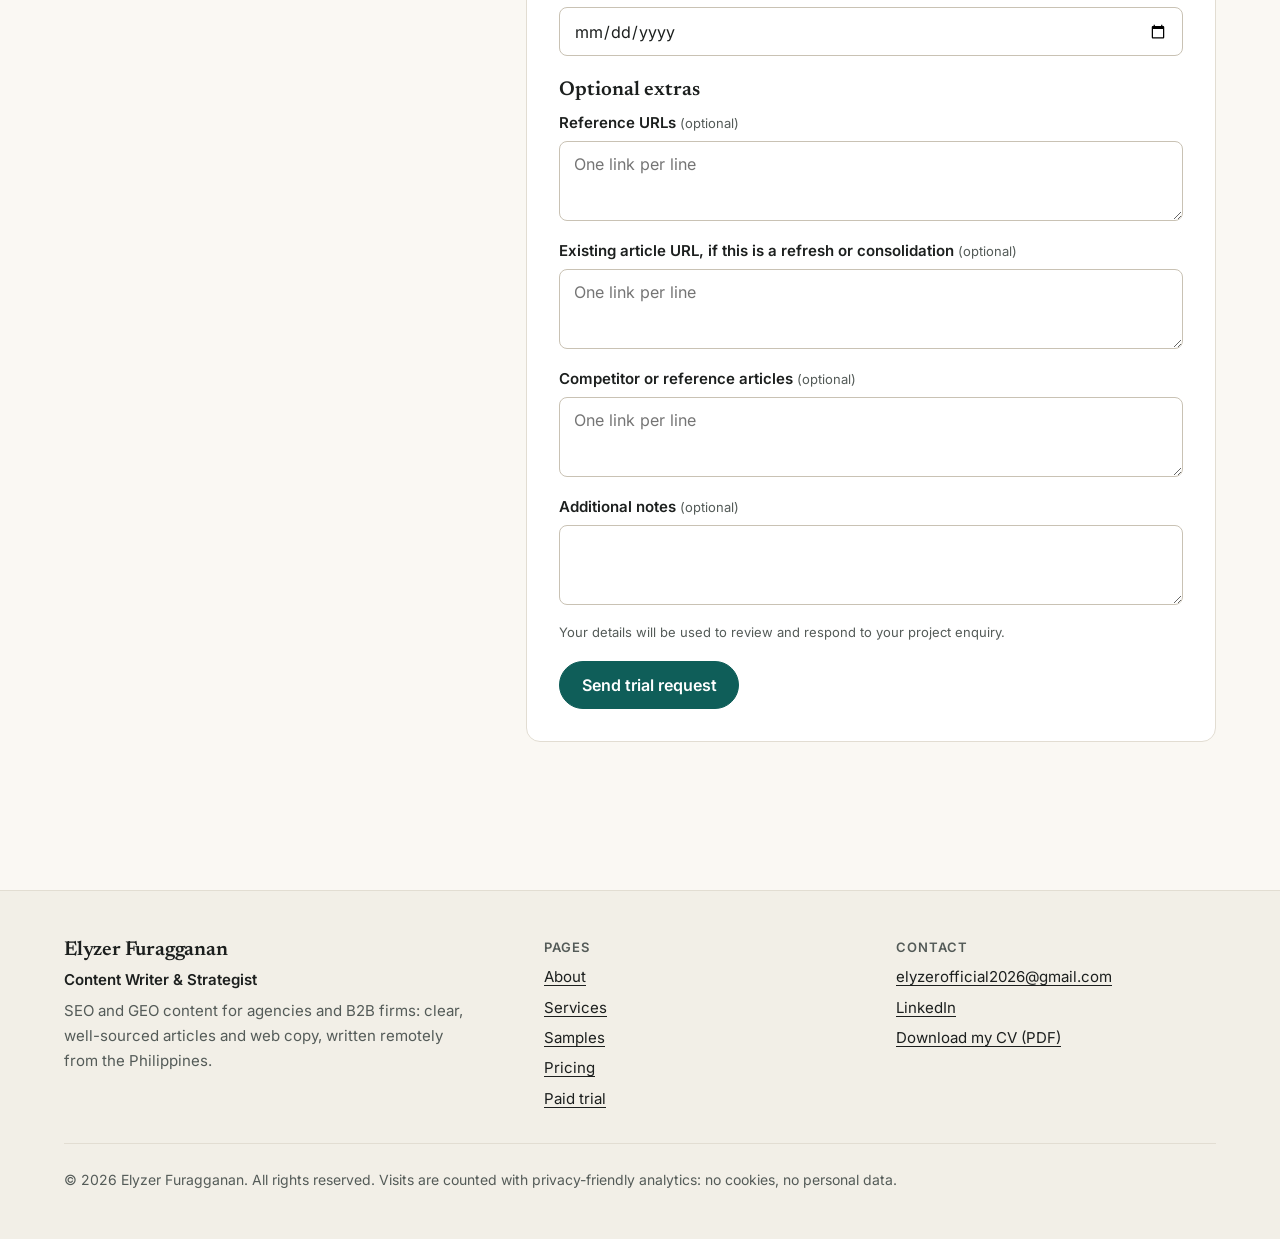
<file: elyzer-portfolio/trial.html>
<!doctype html>
<html lang="en" class="no-js">
<head>
<meta charset="utf-8">
<meta name="viewport" content="width=device-width, initial-scale=1">
<title>Order a Paid Trial Article | Elyzer Furagganan, SEO &amp; GEO Content Writer</title>
<meta name="description" content="Try one SEO and GEO article of up to about 1,200 words for USD 120, delivered in 4 business days. The fee is credited towards your first content package.">
<link rel="canonical" href="[[SITE_URL]]/trial.html">
<meta property="og:type" content="website">
<meta property="og:title" content="Order a paid trial article | Elyzer Furagganan">
<meta property="og:description" content="One article up to about 1,200 words, USD 120, 4 business days. Fee credited towards your first package.">
<meta property="og:url" content="[[SITE_URL]]/trial.html">
<meta property="og:image" content="[[SITE_URL]]/assets/images/og-image.png">
<meta property="og:image:width" content="1200">
<meta property="og:image:height" content="630">
<meta property="og:image:alt" content="Elyzer Furagganan, SEO and GEO content writer: I make complex topics easy to read and easier to find.">
<meta name="twitter:card" content="summary_large_image">
<meta name="theme-color" content="#faf8f3">
<link rel="icon" href="data:image/svg+xml,%3Csvg xmlns='http://www.w3.org/2000/svg' viewBox='0 0 64 64'%3E%3Crect width='64' height='64' rx='32' fill='%230f5e59'/%3E%3Ctext x='32' y='42' font-family='Georgia,serif' font-size='28' fill='white' text-anchor='middle'%3EEF%3C/text%3E%3C/svg%3E">
<link rel="preload" href="assets/fonts/newsreader-latin-600-normal.woff2" as="font" type="font/woff2" crossorigin>
<link rel="stylesheet" href="assets/css/styles.css">
</head>
<body>
<a class="skip-link" href="#main">Skip to content</a>

<header class="site-header">
  <div class="container header-inner">
    <a class="wordmark" href="index.html">Elyzer <span>Furagganan</span></a>
    <nav id="site-nav" class="site-nav" aria-label="Main">
      <ul class="nav-list">
        <li><a href="index.html#about">About</a></li>
        <li><a href="index.html#services">Services</a></li>
        <li><a href="index.html#samples">Samples</a></li>
        <li><a href="index.html#process">How I Work</a></li>
        <li><a href="index.html#pricing">Pricing</a></li>
        <li><a href="index.html#contact">Contact</a></li>
      </ul>
    </nav>
    <div class="header-actions">
      <a class="btn btn--primary btn--small header-cta" data-goatcounter-click="cta-trial-header" href="#order-form" aria-label="Go to the trial order form"><span class="long">Start with a paid trial</span><span class="short">Paid trial</span></a>
      <button class="menu-toggle" type="button" aria-expanded="false" aria-controls="site-nav">Menu</button>
    </div>
  </div>
</header>

<main id="main">
  <div class="container">
    <header class="case-hero" style="padding-bottom: var(--space-4)">
      <nav class="breadcrumb" aria-label="Breadcrumb"><a href="index.html">Home</a> / <span aria-current="page">Paid trial</span></nav>
      <span class="eyebrow">Paid trial</span>
      <h1>Start with a paid trial article</h1>
      <p class="case-summary">One article, written the way I'd write for a regular client. You see the research, structure, writing and communication before deciding on anything bigger. This is a paid trial, not a free test.</p>
    </header>

    <div class="trial-layout">
      <aside>
        <div class="trial-offer" style="grid-template-columns: 1fr; margin-bottom: 1.5rem">
          <div>
            <!-- TRIAL TERMS: keep these in step with the homepage pricing section. -->
            <p class="price">$120 <small>USD, one-time</small></p>
            <ul class="terms">
              <li>One article, up to about 1,200 words</li>
              <li>Outline shared for your approval first</li>
              <li>Delivered within 4 business days of payment</li>
              <li>Two revision rounds within the brief</li>
              <li>Fee credited towards your first package if you continue</li>
            </ul>
          </div>
        </div>
        <h2 style="font-size: 1.375rem">What happens after you send the form</h2>
        <ol class="how-steps">
          <li><span>I review your brief and reply within 24 hours on weekdays to confirm scope, deadline and availability.</span></li>
          <li><span>Once we agree, I send an invoice with payment instructions.</span></li>
          <li><span>Your trial is confirmed when payment is received. I share the outline, then write the article.</span></li>
          <li><span>You get the article within 4 business days, plus two revision rounds.</span></li>
        </ol>
        <p class="fine-print">Sending the form is a request, not a booking. No payment is taken on this site.</p>
        <p class="fine-print">Prefer email? Send your brief to <a href="mailto:elyzerofficial2026@gmail.com">elyzerofficial2026@gmail.com</a>.</p>
      </aside>

      <form id="order-form" class="form" data-form="trial" data-subject="Paid trial request from the portfolio site" data-success="Thanks for sending your trial request. I'll review the brief and reply within 24 hours on weekdays with the next steps. Your trial is confirmed once we've agreed the scope and payment is received." action="mailto:elyzerofficial2026@gmail.com" method="post" aria-labelledby="form-title">
        <h2 id="form-title" style="font-size: 1.625rem; margin: 0">Trial order request</h2>
        <p class="hint" style="margin: -0.5rem 0 0; color: var(--ink-muted); font-size: 0.9375rem">Fields marked <span class="req" aria-hidden="true" style="color: var(--error)">*</span><span class="visually-hidden">with an asterisk</span> are required.</p>
        <input type="hidden" name="_subject" value="Paid trial request from the portfolio site">
        <div class="hp" aria-hidden="true"><label for="t-website-hp">Leave this empty</label><input type="text" id="t-website-hp" name="company_website" tabindex="-1" autocomplete="off"></div>

        <fieldset class="form-section">
          <legend>About you</legend>
          <div class="form-row form-row--2">
            <div class="field">
              <label for="t-name">Full name <span class="req" aria-hidden="true">*</span></label>
              <input type="text" id="t-name" name="full_name" data-label="Full name" autocomplete="name" required aria-describedby="t-name-error">
              <p class="error-msg" id="t-name-error" aria-live="polite"></p>
            </div>
            <div class="field">
              <label for="t-email">Work email <span class="req" aria-hidden="true">*</span></label>
              <input type="email" id="t-email" name="email" data-label="Work email" autocomplete="email" required aria-describedby="t-email-error">
              <p class="error-msg" id="t-email-error" aria-live="polite"></p>
            </div>
          </div>
          <div class="form-row form-row--2">
            <div class="field">
              <label for="t-company">Company or agency <span class="req" aria-hidden="true">*</span></label>
              <input type="text" id="t-company" name="company" data-label="Company or agency" autocomplete="organization" required aria-describedby="t-company-error">
              <p class="error-msg" id="t-company-error" aria-live="polite"></p>
            </div>
            <div class="field">
              <label for="t-site">Website or business profile <span class="req" aria-hidden="true">*</span></label>
              <input type="url" id="t-site" name="website" data-label="Website" placeholder="https://" autocomplete="url" required aria-describedby="t-site-error">
              <p class="error-msg" id="t-site-error" aria-live="polite"></p>
            </div>
          </div>
        </fieldset>

        <fieldset class="form-section">
          <legend>The article</legend>
          <div class="form-row form-row--2">
            <div class="field">
              <label for="t-industry">Industry <span class="req" aria-hidden="true">*</span></label>
              <select id="t-industry" name="industry" data-label="Industry" required aria-describedby="t-industry-error">
                <option value="">Choose one</option>
                <option>Accounting and tax</option>
                <option>Corporate services</option>
                <option>Company registration</option>
                <option>Health and wellness</option>
                <option>Home services</option>
                <option>Health and organic products</option>
                <option>Other professional services</option>
                <option>Other</option>
              </select>
              <p class="error-msg" id="t-industry-error" aria-live="polite"></p>
            </div>
            <div class="field">
              <label for="t-market">Target market <span class="req" aria-hidden="true">*</span></label>
              <select id="t-market" name="target_market" data-label="Target market" required aria-describedby="t-market-error">
                <option value="">Choose one</option>
                <option>Singapore</option>
                <option>Thailand</option>
                <option>Philippines</option>
                <option>Other Southeast Asia</option>
                <option>Australia</option>
                <option>United States</option>
                <option>Global or other</option>
              </select>
              <p class="error-msg" id="t-market-error" aria-live="polite"></p>
            </div>
          </div>
          <div class="field">
            <label for="t-type">Content type <span class="req" aria-hidden="true">*</span></label>
            <select id="t-type" name="content_type" data-label="Content type" required aria-describedby="t-type-error">
              <option value="">Choose one</option>
              <option>New SEO and GEO article</option>
              <option>Refresh of an existing article</option>
              <option>Consolidation (merge 2 to 3 posts into one)</option>
              <option>Service page</option>
              <option>FAQ section</option>
              <option>Product page or buying guide</option>
              <option>Other</option>
            </select>
            <p class="error-msg" id="t-type-error" aria-live="polite"></p>
          </div>
          <div class="field">
            <label for="t-topic">Article topic or working title <span class="req" aria-hidden="true">*</span></label>
            <input type="text" id="t-topic" name="topic" data-label="Topic" required aria-describedby="t-topic-error">
            <p class="error-msg" id="t-topic-error" aria-live="polite"></p>
          </div>
          <div class="form-row form-row--2">
            <div class="field">
              <label for="t-keyword">Primary keyword <span class="req" aria-hidden="true">*</span></label>
              <input type="text" id="t-keyword" name="primary_keyword" data-label="Primary keyword" required aria-describedby="t-keyword-error">
              <p class="error-msg" id="t-keyword-error" aria-live="polite"></p>
            </div>
            <div class="field">
              <label for="t-secondary">Secondary keywords <span class="opt">(optional)</span></label>
              <input type="text" id="t-secondary" name="secondary_keywords" data-label="Secondary keywords">
            </div>
          </div>
          <div class="field">
            <label for="t-intent">Search intent or desired reader action <span class="req" aria-hidden="true">*</span></label>
            <p class="hint" id="t-intent-hint">For example: understand a rule, compare options, or book a consultation.</p>
            <input type="text" id="t-intent" name="search_intent" data-label="Search intent" required aria-describedby="t-intent-hint t-intent-error">
            <p class="error-msg" id="t-intent-error" aria-live="polite"></p>
          </div>
          <div class="field">
            <label for="t-brief">Brief and writing requirements <span class="req" aria-hidden="true">*</span></label>
            <p class="hint" id="t-brief-hint">Audience, angle, word count, tone, must-include points, sources to use or avoid, and any style guide.</p>
            <textarea id="t-brief" name="brief" data-label="Brief" required minlength="30" aria-describedby="t-brief-hint t-brief-error"></textarea>
            <p class="error-msg" id="t-brief-error" aria-live="polite"></p>
          </div>
          <div class="field">
            <label for="t-deadline">Desired deadline <span class="req" aria-hidden="true">*</span></label>
            <p class="hint" id="t-deadline-hint">Please allow at least 4 business days after payment.</p>
            <input type="date" id="t-deadline" name="deadline" data-label="Deadline" required aria-describedby="t-deadline-hint t-deadline-error">
            <p class="error-msg" id="t-deadline-error" aria-live="polite"></p>
          </div>
        </fieldset>

        <fieldset class="form-section">
          <legend>Optional extras</legend>
          <div class="field">
            <label for="t-refs">Reference URLs <span class="opt">(optional)</span></label>
            <textarea id="t-refs" name="reference_urls" data-label="Reference URLs" style="min-height: 5rem" placeholder="One link per line"></textarea>
          </div>
          <div class="field">
            <label for="t-existing">Existing article URL, if this is a refresh or consolidation <span class="opt">(optional)</span></label>
            <textarea id="t-existing" name="existing_urls" data-label="Existing article URLs" style="min-height: 5rem" placeholder="One link per line"></textarea>
          </div>
          <div class="field">
            <label for="t-competitors">Competitor or reference articles <span class="opt">(optional)</span></label>
            <textarea id="t-competitors" name="competitor_urls" data-label="Competitor articles" style="min-height: 5rem" placeholder="One link per line"></textarea>
          </div>
          <div class="field">
            <label for="t-notes">Additional notes <span class="opt">(optional)</span></label>
            <textarea id="t-notes" name="notes" data-label="Notes" style="min-height: 5rem"></textarea>
          </div>
        </fieldset>

        <p class="privacy">Your details will be used to review and respond to your project enquiry.</p>
        <div class="form-status" role="status" tabindex="-1"></div>
        <div><button class="btn btn--primary" type="submit">Send trial request</button></div>
      </form>
    </div>
  </div>
</main>

<footer class="site-footer">
  <div class="container">
    <div class="footer-grid">
      <div>
        <h2>Elyzer Furagganan</h2>
        <p style="margin-bottom: 0.4rem"><strong>Content Writer &amp; Strategist</strong></p>
        <p style="color: var(--ink-muted); max-width: 26rem">SEO and GEO content for agencies and B2B firms: clear, well-sourced articles and web copy, written remotely from the Philippines.</p>
      </div>
      <div>
        <h3>Pages</h3>
        <ul>
          <li><a href="index.html#about">About</a></li>
          <li><a href="index.html#services">Services</a></li>
          <li><a href="index.html#samples">Samples</a></li>
          <li><a href="index.html#pricing">Pricing</a></li>
          <li><a href="trial.html" aria-current="page">Paid trial</a></li>
        </ul>
      </div>
      <div>
        <h3>Contact</h3>
        <ul>
          <li><a href="mailto:elyzerofficial2026@gmail.com">elyzerofficial2026@gmail.com</a></li>
          <li><a href="https://www.linkedin.com/in/elyzer-furagganan-writer/" rel="noopener">LinkedIn</a></li>
          <li><a href="assets/files/Elyzer-Furagganan-CV.pdf" download data-goatcounter-click="cv-download-footer">Download my CV (PDF)</a></li>
        </ul>
      </div>
    </div>
    <p class="footer-base">© <span data-year>2026</span> Elyzer Furagganan. All rights reserved. Visits are counted with privacy-friendly analytics: no cookies, no personal data.</p>
  </div>
</footer>

<script src="assets/js/analytics.js"></script>
<script src="assets/js/main.js"></script>
<script src="assets/js/forms.js"></script>
</body>
</html>
</file>
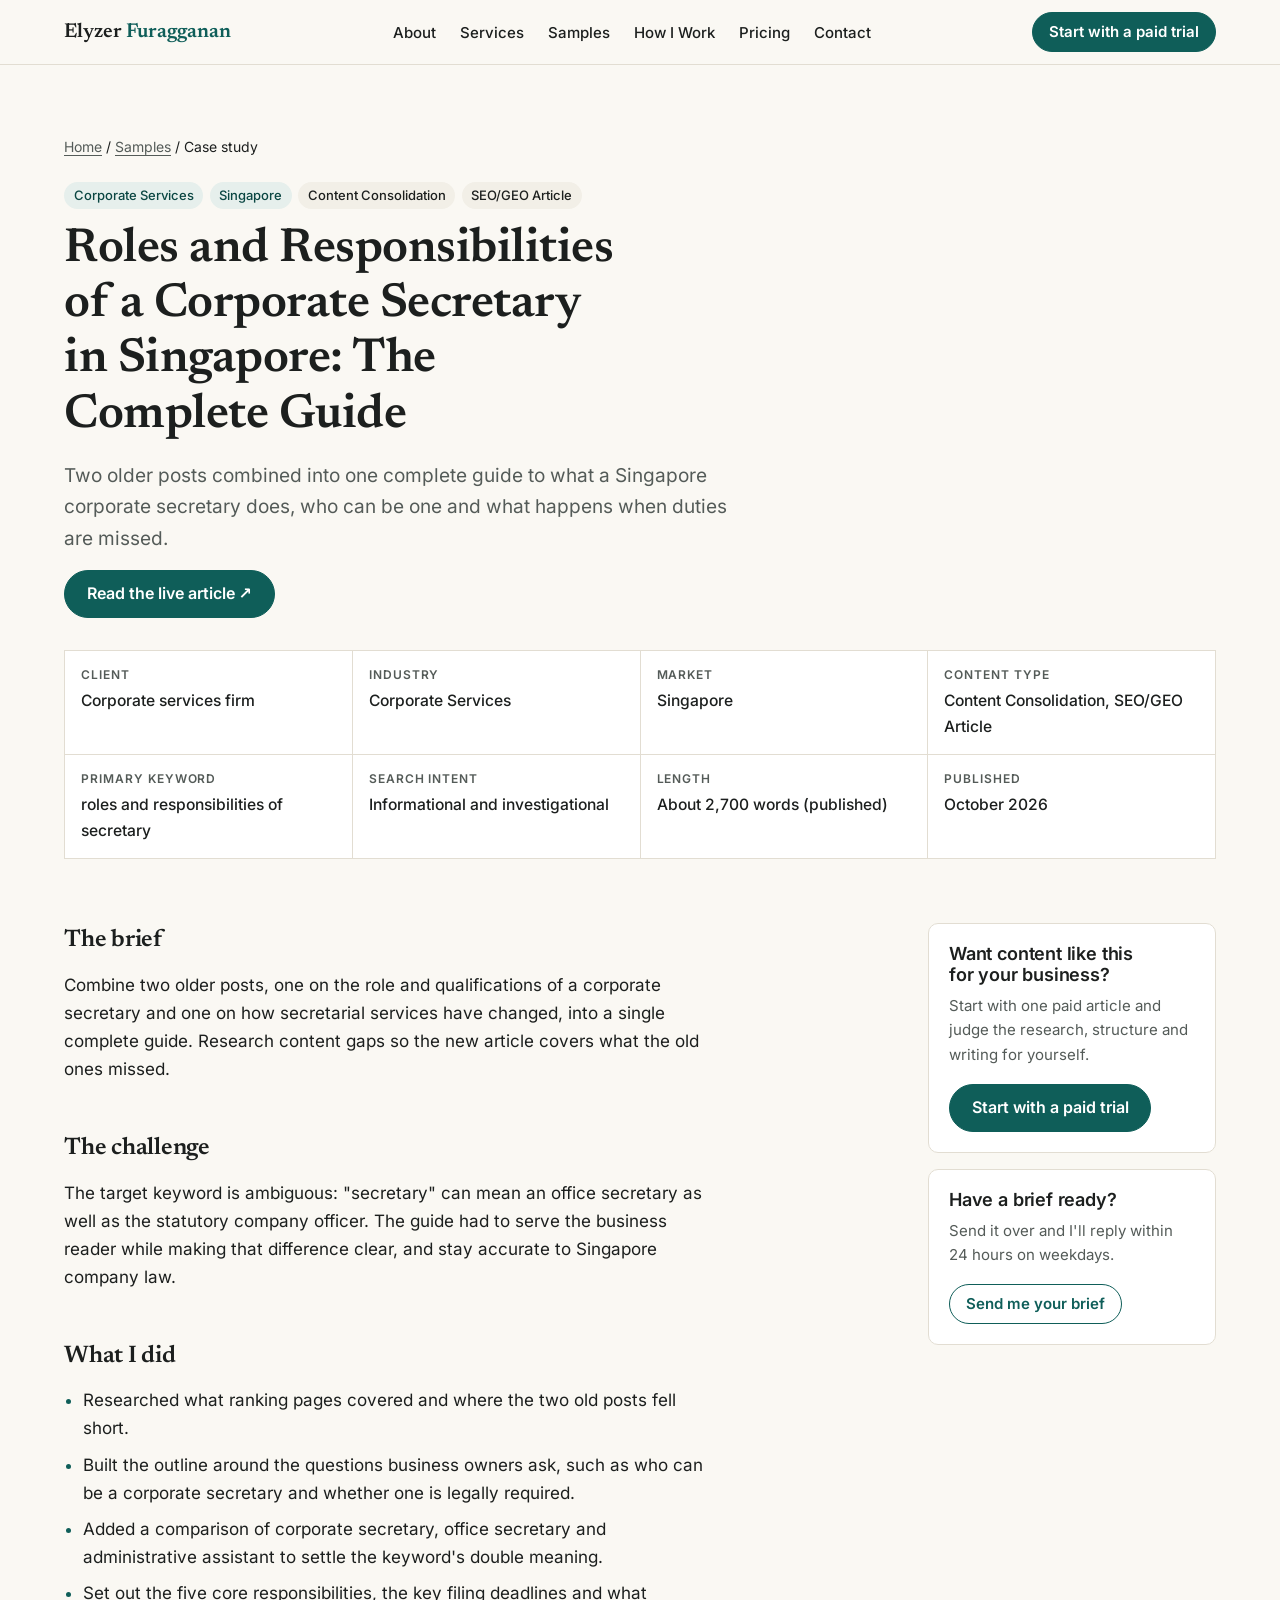
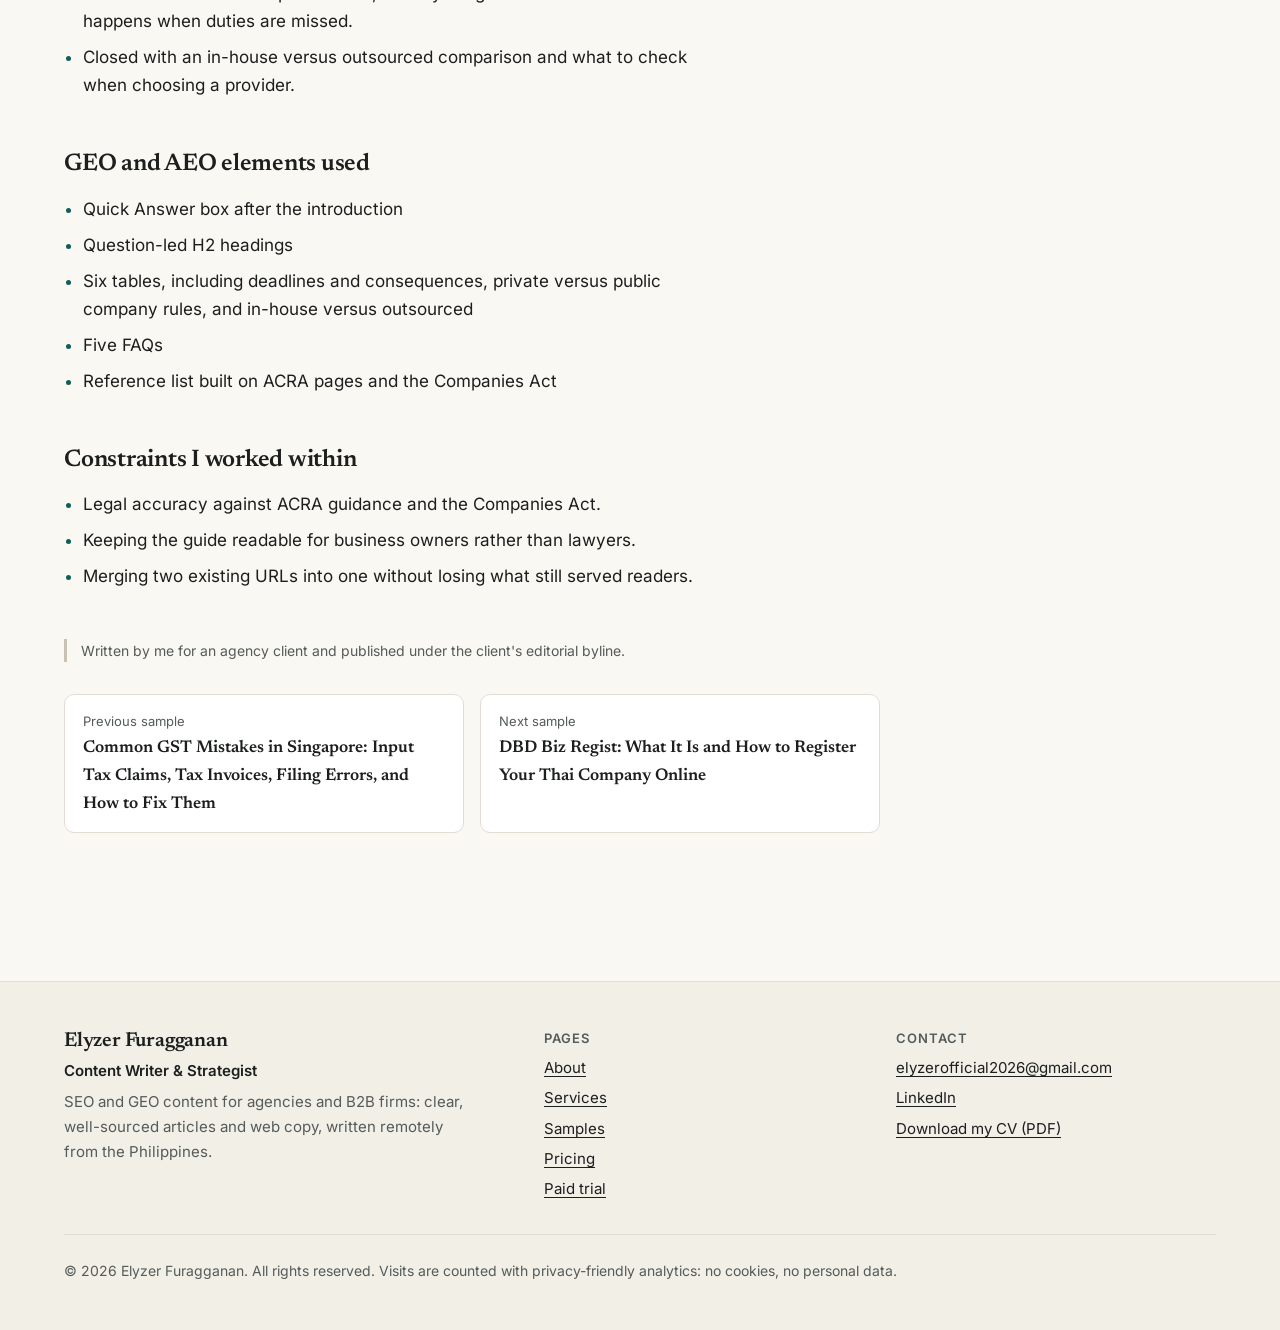
<file: elyzer-portfolio/samples/corporate-secretary-roles-responsibilities.html>
<!doctype html>
<html lang="en" class="no-js">
<head>
<meta charset="utf-8">
<meta name="viewport" content="width=device-width, initial-scale=1">
<title>Case Study: Roles and Responsibilities of a Corporate Secretary in Singapore: The Complete Guide | Elyzer Furagganan</title>
<meta name="description" content="Case study: Two older posts combined into one complete guide to what a Singapore corporate secretary does, who can be one and what happens when duties are missed.">
<link rel="canonical" href="[[SITE_URL]]/samples/corporate-secretary-roles-responsibilities.html">
<meta property="og:type" content="article">
<meta property="og:title" content="Case study: Roles and Responsibilities of a Corporate Secretary in Singapore: The Complete Guide">
<meta property="og:description" content="Two older posts combined into one complete guide to what a Singapore corporate secretary does, who can be one and what happens when duties are missed.">
<meta property="og:url" content="[[SITE_URL]]/samples/corporate-secretary-roles-responsibilities.html">
<meta property="og:image" content="[[SITE_URL]]/assets/images/og-image.png">
<meta property="og:image:width" content="1200">
<meta property="og:image:height" content="630">
<meta property="og:image:alt" content="Elyzer Furagganan, SEO and GEO content writer: I make complex topics easy to read and easier to find.">
<meta name="twitter:card" content="summary_large_image">
<meta name="theme-color" content="#faf8f3">
<link rel="icon" href="data:image/svg+xml,%3Csvg xmlns='http://www.w3.org/2000/svg' viewBox='0 0 64 64'%3E%3Crect width='64' height='64' rx='32' fill='%230f5e59'/%3E%3Ctext x='32' y='42' font-family='Georgia,serif' font-size='28' fill='white' text-anchor='middle'%3EEF%3C/text%3E%3C/svg%3E">
<link rel="preload" href="../assets/fonts/newsreader-latin-600-normal.woff2" as="font" type="font/woff2" crossorigin>
<link rel="stylesheet" href="../assets/css/styles.css">
</head>
<!-- data-slug must match the sample's slug in assets/js/samples.js -->
<body data-slug="corporate-secretary-roles-responsibilities">
<a class="skip-link" href="#main">Skip to content</a>

<header class="site-header">
  <div class="container header-inner">
    <a class="wordmark" href="../index.html">Elyzer <span>Furagganan</span></a>
    <nav id="site-nav" class="site-nav" aria-label="Main">
      <ul class="nav-list">
        <li><a href="../index.html#about">About</a></li>
        <li><a href="../index.html#services">Services</a></li>
        <li><a href="../index.html#samples">Samples</a></li>
        <li><a href="../index.html#process">How I Work</a></li>
        <li><a href="../index.html#pricing">Pricing</a></li>
        <li><a href="../index.html#contact">Contact</a></li>
      </ul>
    </nav>
    <div class="header-actions">
      <a class="btn btn--primary btn--small header-cta" data-goatcounter-click="cta-trial-header" href="../trial.html"><span class="long">Start with a paid trial</span><span class="short">Paid trial</span></a>
      <button class="menu-toggle" type="button" aria-expanded="false" aria-controls="site-nav">Menu</button>
    </div>
  </div>
</header>

<main id="main">
  <!-- The case study is built here from assets/js/samples.js. The text below shows only if JavaScript is off. -->
  <div id="case">
    <div class="container">
      <header class="case-hero">
        <nav class="breadcrumb" aria-label="Breadcrumb"><a href="../index.html">Home</a> / <a href="../index.html#samples">Samples</a></nav>
        <h1>Roles and Responsibilities of a Corporate Secretary in Singapore: The Complete Guide</h1>
        <p class="case-summary">Two older posts combined into one complete guide to what a Singapore corporate secretary does, who can be one and what happens when duties are missed.</p>
        <p>Corporate Services · Singapore</p>
        <div class="btn-row">
          <a class="btn btn--primary" href="https://www.corporateservicessingapore.com/roles-and-responsibilities-of-a-corporate-secretary-in-singapore-the-complete-guide/" target="_blank" rel="noopener noreferrer">Read the live article ↗</a>
          <a class="btn btn--secondary" href="../trial.html">Start with a paid trial</a>
        </div>
      </header>
    </div>
  </div>
</main>

<footer class="site-footer">
  <div class="container">
    <div class="footer-grid">
      <div>
        <h2>Elyzer Furagganan</h2>
        <p style="margin-bottom: 0.4rem"><strong>Content Writer &amp; Strategist</strong></p>
        <p style="color: var(--ink-muted); max-width: 26rem">SEO and GEO content for agencies and B2B firms: clear, well-sourced articles and web copy, written remotely from the Philippines.</p>
      </div>
      <div>
        <h3>Pages</h3>
        <ul>
          <li><a href="../index.html#about">About</a></li>
          <li><a href="../index.html#services">Services</a></li>
          <li><a href="../index.html#samples">Samples</a></li>
          <li><a href="../index.html#pricing">Pricing</a></li>
          <li><a href="../trial.html">Paid trial</a></li>
        </ul>
      </div>
      <div>
        <h3>Contact</h3>
        <ul>
          <li><a href="mailto:elyzerofficial2026@gmail.com">elyzerofficial2026@gmail.com</a></li>
          <li><a href="https://www.linkedin.com/in/elyzer-furagganan-writer/" rel="noopener">LinkedIn</a></li>
          <li><a href="../assets/files/Elyzer-Furagganan-CV.pdf" download data-goatcounter-click="cv-download-footer">Download my CV (PDF)</a></li>
        </ul>
      </div>
    </div>
    <p class="footer-base">© <span data-year>2026</span> Elyzer Furagganan. All rights reserved. Visits are counted with privacy-friendly analytics: no cookies, no personal data.</p>
  </div>
</footer>

<script src="../assets/js/analytics.js"></script>
<script src="../assets/js/samples.js"></script>
<script src="../assets/js/sample-page.js"></script>
<script src="../assets/js/main.js"></script>
</body>
</html>
</file>
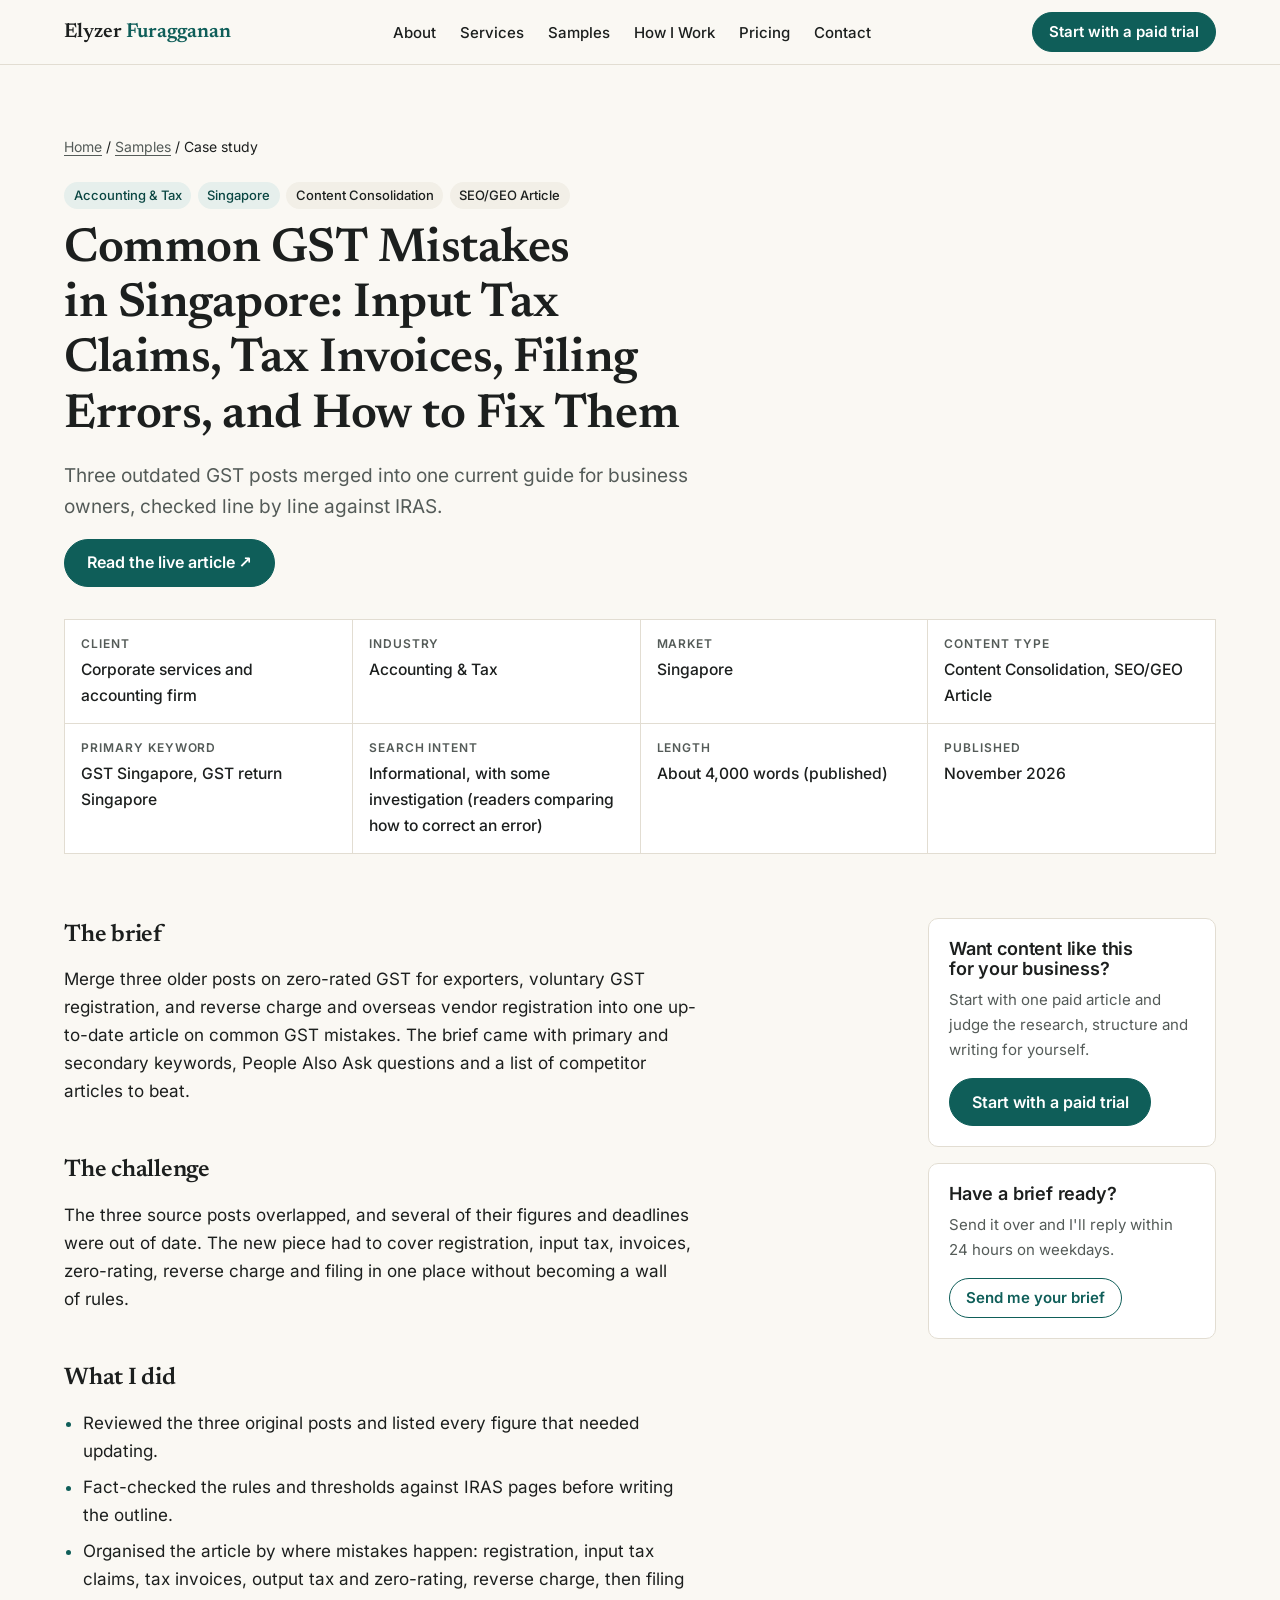
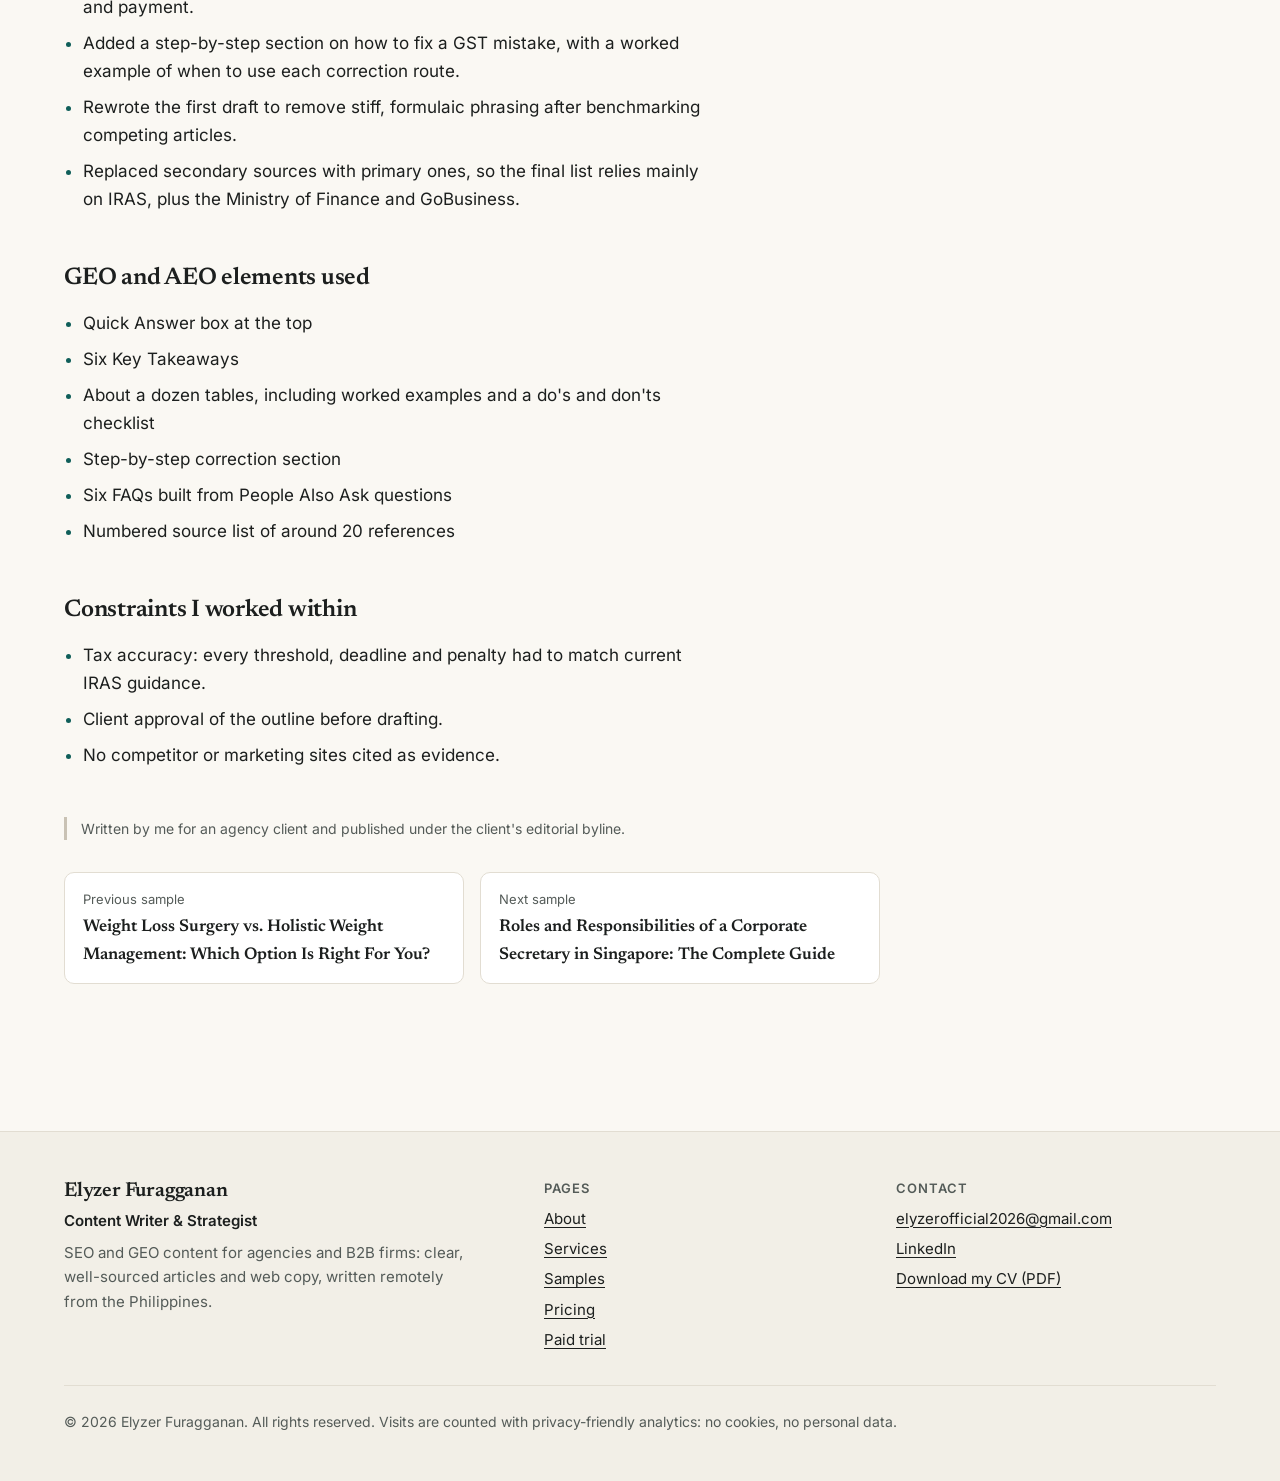
<file: elyzer-portfolio/samples/singapore-gst-mistakes.html>
<!doctype html>
<html lang="en" class="no-js">
<head>
<meta charset="utf-8">
<meta name="viewport" content="width=device-width, initial-scale=1">
<title>Case Study: Common GST Mistakes in Singapore: Input Tax Claims, Tax Invoices, Filing Errors, and How to Fix Them | Elyzer Furagganan</title>
<meta name="description" content="Case study: Three outdated GST posts merged into one current guide for business owners, checked line by line against IRAS.">
<link rel="canonical" href="[[SITE_URL]]/samples/singapore-gst-mistakes.html">
<meta property="og:type" content="article">
<meta property="og:title" content="Case study: Common GST Mistakes in Singapore: Input Tax Claims, Tax Invoices, Filing Errors, and How to Fix Them">
<meta property="og:description" content="Three outdated GST posts merged into one current guide for business owners, checked line by line against IRAS.">
<meta property="og:url" content="[[SITE_URL]]/samples/singapore-gst-mistakes.html">
<meta property="og:image" content="[[SITE_URL]]/assets/images/og-image.png">
<meta property="og:image:width" content="1200">
<meta property="og:image:height" content="630">
<meta property="og:image:alt" content="Elyzer Furagganan, SEO and GEO content writer: I make complex topics easy to read and easier to find.">
<meta name="twitter:card" content="summary_large_image">
<meta name="theme-color" content="#faf8f3">
<link rel="icon" href="data:image/svg+xml,%3Csvg xmlns='http://www.w3.org/2000/svg' viewBox='0 0 64 64'%3E%3Crect width='64' height='64' rx='32' fill='%230f5e59'/%3E%3Ctext x='32' y='42' font-family='Georgia,serif' font-size='28' fill='white' text-anchor='middle'%3EEF%3C/text%3E%3C/svg%3E">
<link rel="preload" href="../assets/fonts/newsreader-latin-600-normal.woff2" as="font" type="font/woff2" crossorigin>
<link rel="stylesheet" href="../assets/css/styles.css">
</head>
<!-- data-slug must match the sample's slug in assets/js/samples.js -->
<body data-slug="singapore-gst-mistakes">
<a class="skip-link" href="#main">Skip to content</a>

<header class="site-header">
  <div class="container header-inner">
    <a class="wordmark" href="../index.html">Elyzer <span>Furagganan</span></a>
    <nav id="site-nav" class="site-nav" aria-label="Main">
      <ul class="nav-list">
        <li><a href="../index.html#about">About</a></li>
        <li><a href="../index.html#services">Services</a></li>
        <li><a href="../index.html#samples">Samples</a></li>
        <li><a href="../index.html#process">How I Work</a></li>
        <li><a href="../index.html#pricing">Pricing</a></li>
        <li><a href="../index.html#contact">Contact</a></li>
      </ul>
    </nav>
    <div class="header-actions">
      <a class="btn btn--primary btn--small header-cta" data-goatcounter-click="cta-trial-header" href="../trial.html"><span class="long">Start with a paid trial</span><span class="short">Paid trial</span></a>
      <button class="menu-toggle" type="button" aria-expanded="false" aria-controls="site-nav">Menu</button>
    </div>
  </div>
</header>

<main id="main">
  <!-- The case study is built here from assets/js/samples.js. The text below shows only if JavaScript is off. -->
  <div id="case">
    <div class="container">
      <header class="case-hero">
        <nav class="breadcrumb" aria-label="Breadcrumb"><a href="../index.html">Home</a> / <a href="../index.html#samples">Samples</a></nav>
        <h1>Common GST Mistakes in Singapore: Input Tax Claims, Tax Invoices, Filing Errors, and How to Fix Them</h1>
        <p class="case-summary">Three outdated GST posts merged into one current guide for business owners, checked line by line against IRAS.</p>
        <p>Accounting &amp; Tax · Singapore</p>
        <div class="btn-row">
          <a class="btn btn--primary" href="https://www.corporateservicessingapore.com/common-gst-mistakes-in-singapore-input-tax-claims-tax-invoices-filing-errors-and-how-to-fix-them/" target="_blank" rel="noopener noreferrer">Read the live article ↗</a>
          <a class="btn btn--secondary" href="../trial.html">Start with a paid trial</a>
        </div>
      </header>
    </div>
  </div>
</main>

<footer class="site-footer">
  <div class="container">
    <div class="footer-grid">
      <div>
        <h2>Elyzer Furagganan</h2>
        <p style="margin-bottom: 0.4rem"><strong>Content Writer &amp; Strategist</strong></p>
        <p style="color: var(--ink-muted); max-width: 26rem">SEO and GEO content for agencies and B2B firms: clear, well-sourced articles and web copy, written remotely from the Philippines.</p>
      </div>
      <div>
        <h3>Pages</h3>
        <ul>
          <li><a href="../index.html#about">About</a></li>
          <li><a href="../index.html#services">Services</a></li>
          <li><a href="../index.html#samples">Samples</a></li>
          <li><a href="../index.html#pricing">Pricing</a></li>
          <li><a href="../trial.html">Paid trial</a></li>
        </ul>
      </div>
      <div>
        <h3>Contact</h3>
        <ul>
          <li><a href="mailto:elyzerofficial2026@gmail.com">elyzerofficial2026@gmail.com</a></li>
          <li><a href="https://www.linkedin.com/in/elyzer-furagganan-writer/" rel="noopener">LinkedIn</a></li>
          <li><a href="../assets/files/Elyzer-Furagganan-CV.pdf" download data-goatcounter-click="cv-download-footer">Download my CV (PDF)</a></li>
        </ul>
      </div>
    </div>
    <p class="footer-base">© <span data-year>2026</span> Elyzer Furagganan. All rights reserved. Visits are counted with privacy-friendly analytics: no cookies, no personal data.</p>
  </div>
</footer>

<script src="../assets/js/analytics.js"></script>
<script src="../assets/js/samples.js"></script>
<script src="../assets/js/sample-page.js"></script>
<script src="../assets/js/main.js"></script>
</body>
</html>
</file>
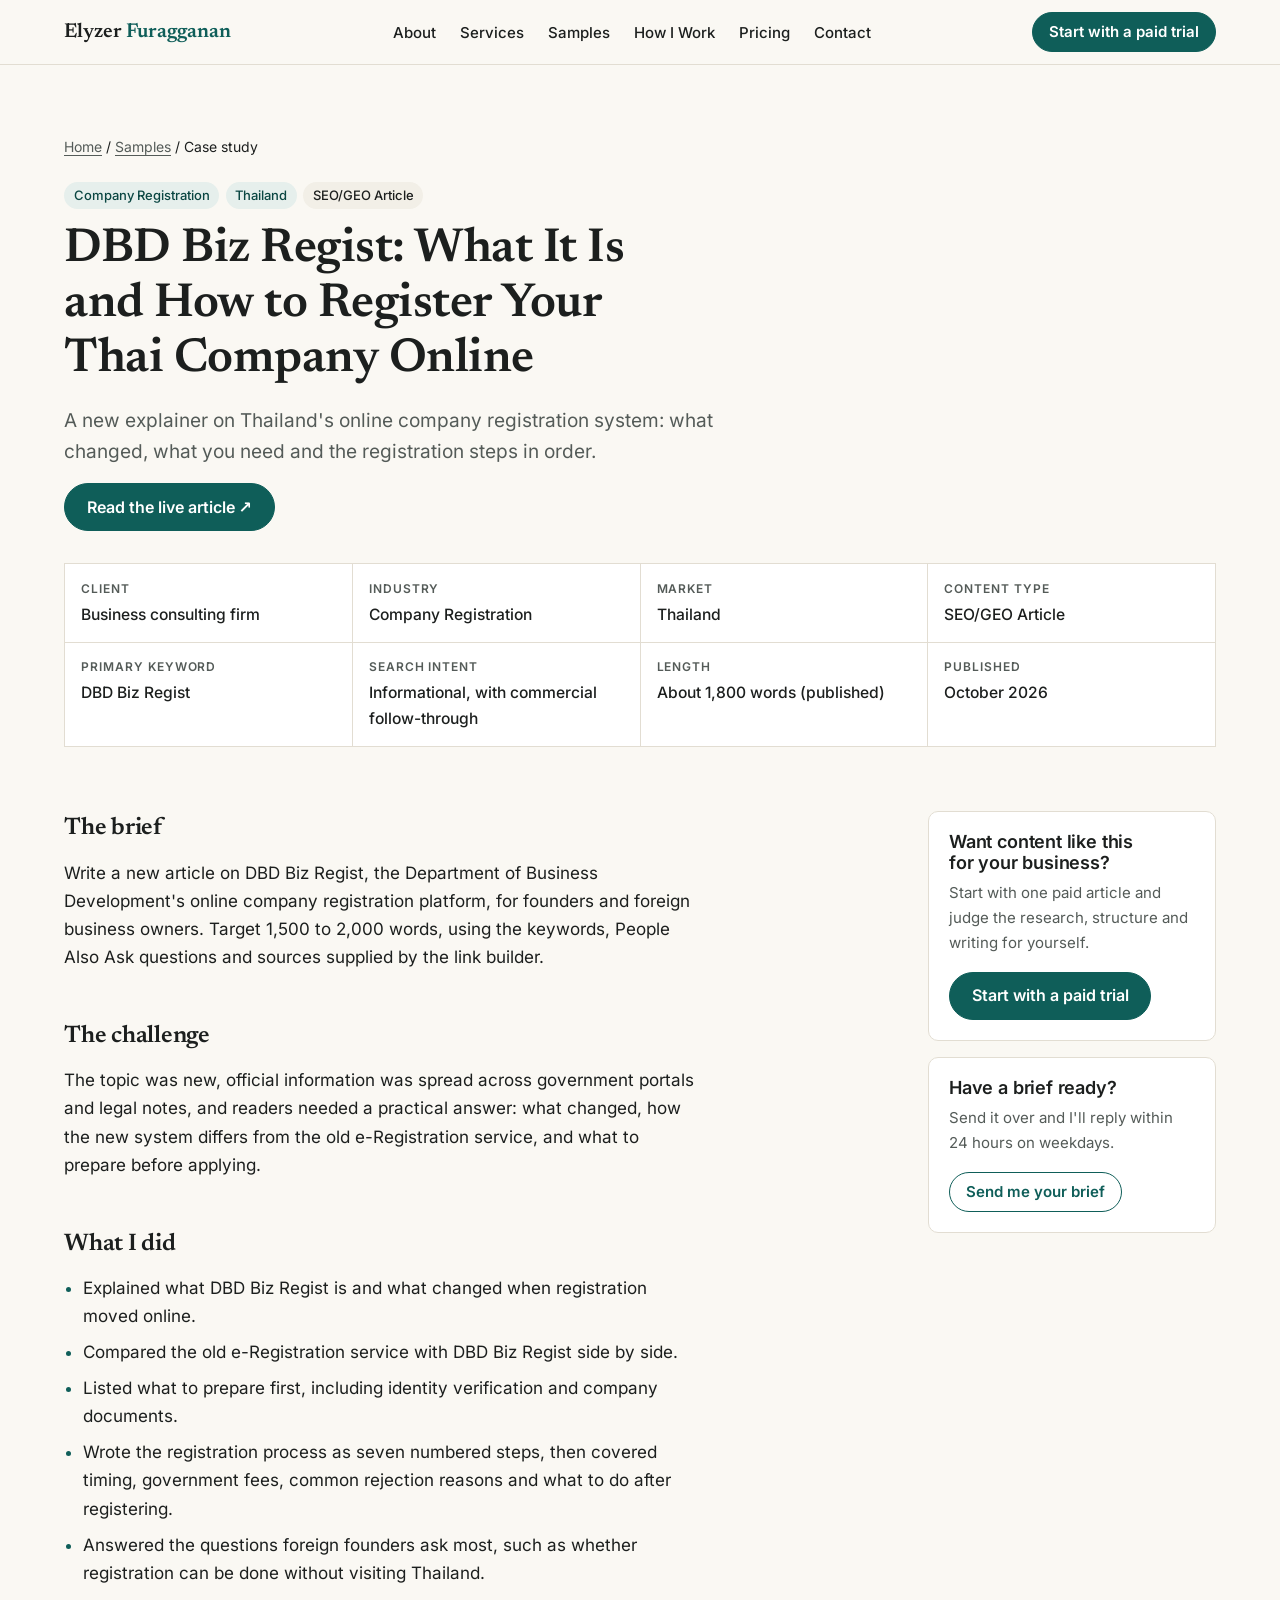
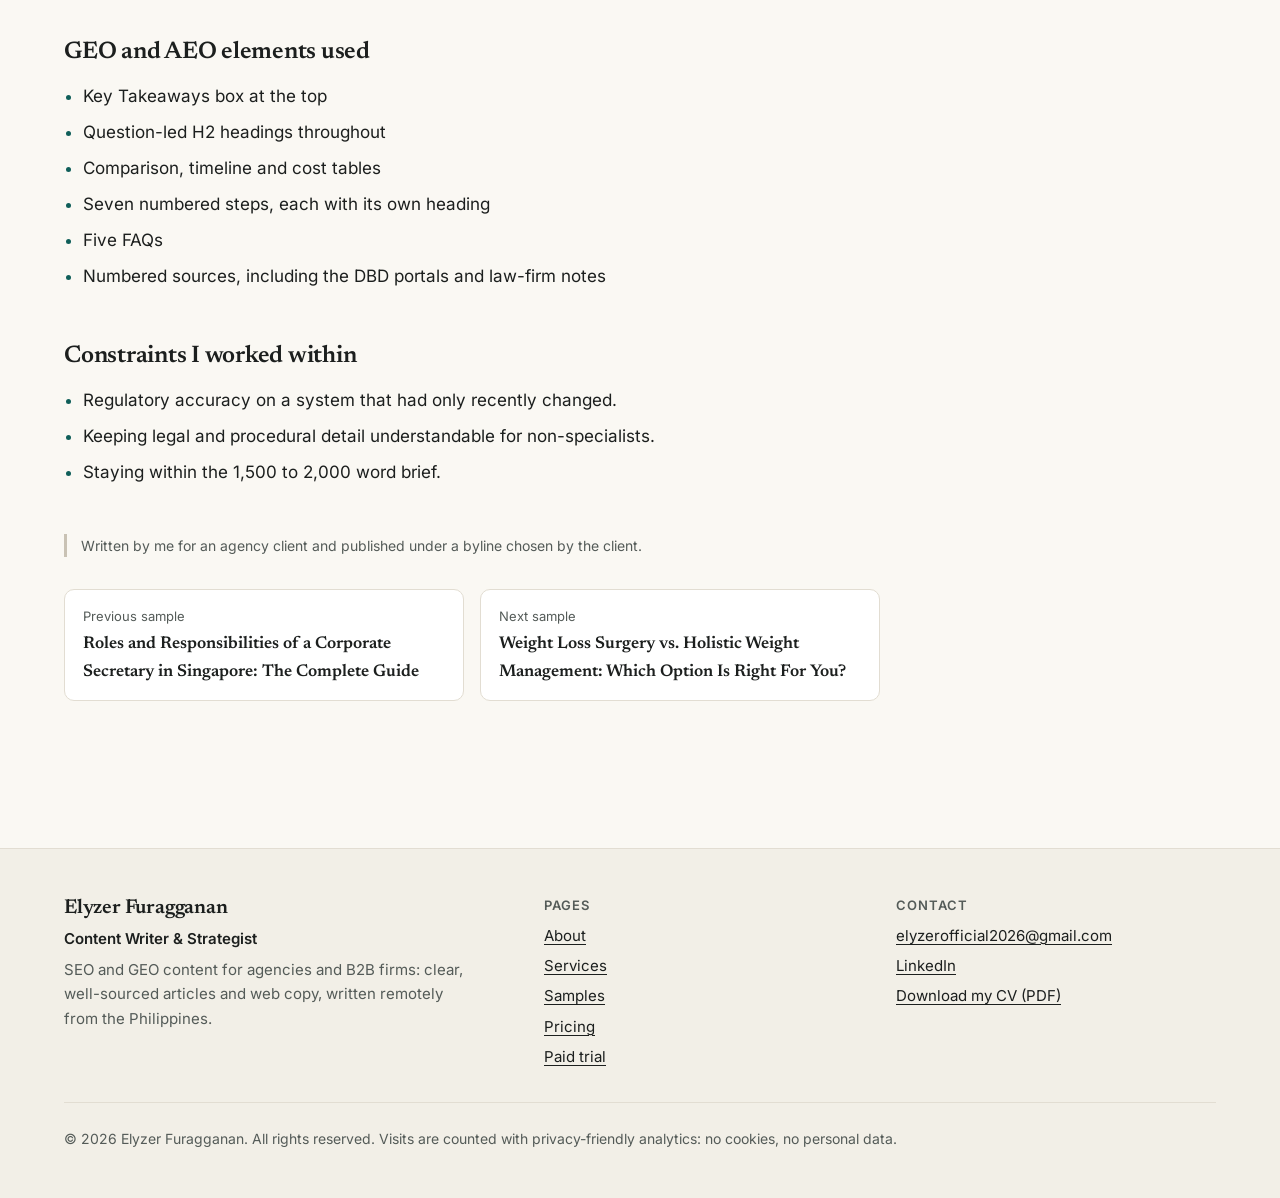
<file: elyzer-portfolio/samples/thailand-dbd-biz-regist.html>
<!doctype html>
<html lang="en" class="no-js">
<head>
<meta charset="utf-8">
<meta name="viewport" content="width=device-width, initial-scale=1">
<title>Case Study: DBD Biz Regist: What It Is and How to Register Your Thai Company Online | Elyzer Furagganan</title>
<meta name="description" content="Case study: A new explainer on Thailand&#x27;s online company registration system: what changed, what you need and the registration steps in order.">
<link rel="canonical" href="[[SITE_URL]]/samples/thailand-dbd-biz-regist.html">
<meta property="og:type" content="article">
<meta property="og:title" content="Case study: DBD Biz Regist: What It Is and How to Register Your Thai Company Online">
<meta property="og:description" content="A new explainer on Thailand&#x27;s online company registration system: what changed, what you need and the registration steps in order.">
<meta property="og:url" content="[[SITE_URL]]/samples/thailand-dbd-biz-regist.html">
<meta property="og:image" content="[[SITE_URL]]/assets/images/og-image.png">
<meta property="og:image:width" content="1200">
<meta property="og:image:height" content="630">
<meta property="og:image:alt" content="Elyzer Furagganan, SEO and GEO content writer: I make complex topics easy to read and easier to find.">
<meta name="twitter:card" content="summary_large_image">
<meta name="theme-color" content="#faf8f3">
<link rel="icon" href="data:image/svg+xml,%3Csvg xmlns='http://www.w3.org/2000/svg' viewBox='0 0 64 64'%3E%3Crect width='64' height='64' rx='32' fill='%230f5e59'/%3E%3Ctext x='32' y='42' font-family='Georgia,serif' font-size='28' fill='white' text-anchor='middle'%3EEF%3C/text%3E%3C/svg%3E">
<link rel="preload" href="../assets/fonts/newsreader-latin-600-normal.woff2" as="font" type="font/woff2" crossorigin>
<link rel="stylesheet" href="../assets/css/styles.css">
</head>
<!-- data-slug must match the sample's slug in assets/js/samples.js -->
<body data-slug="thailand-dbd-biz-regist">
<a class="skip-link" href="#main">Skip to content</a>

<header class="site-header">
  <div class="container header-inner">
    <a class="wordmark" href="../index.html">Elyzer <span>Furagganan</span></a>
    <nav id="site-nav" class="site-nav" aria-label="Main">
      <ul class="nav-list">
        <li><a href="../index.html#about">About</a></li>
        <li><a href="../index.html#services">Services</a></li>
        <li><a href="../index.html#samples">Samples</a></li>
        <li><a href="../index.html#process">How I Work</a></li>
        <li><a href="../index.html#pricing">Pricing</a></li>
        <li><a href="../index.html#contact">Contact</a></li>
      </ul>
    </nav>
    <div class="header-actions">
      <a class="btn btn--primary btn--small header-cta" data-goatcounter-click="cta-trial-header" href="../trial.html"><span class="long">Start with a paid trial</span><span class="short">Paid trial</span></a>
      <button class="menu-toggle" type="button" aria-expanded="false" aria-controls="site-nav">Menu</button>
    </div>
  </div>
</header>

<main id="main">
  <!-- The case study is built here from assets/js/samples.js. The text below shows only if JavaScript is off. -->
  <div id="case">
    <div class="container">
      <header class="case-hero">
        <nav class="breadcrumb" aria-label="Breadcrumb"><a href="../index.html">Home</a> / <a href="../index.html#samples">Samples</a></nav>
        <h1>DBD Biz Regist: What It Is and How to Register Your Thai Company Online</h1>
        <p class="case-summary">A new explainer on Thailand&#x27;s online company registration system: what changed, what you need and the registration steps in order.</p>
        <p>Company Registration · Thailand</p>
        <div class="btn-row">
          <a class="btn btn--primary" href="https://www.relianceconsulting.co.th/dbd-biz-regist-what-it-is-and-how-to-register-your-thai-company-online/" target="_blank" rel="noopener noreferrer">Read the live article ↗</a>
          <a class="btn btn--secondary" href="../trial.html">Start with a paid trial</a>
        </div>
      </header>
    </div>
  </div>
</main>

<footer class="site-footer">
  <div class="container">
    <div class="footer-grid">
      <div>
        <h2>Elyzer Furagganan</h2>
        <p style="margin-bottom: 0.4rem"><strong>Content Writer &amp; Strategist</strong></p>
        <p style="color: var(--ink-muted); max-width: 26rem">SEO and GEO content for agencies and B2B firms: clear, well-sourced articles and web copy, written remotely from the Philippines.</p>
      </div>
      <div>
        <h3>Pages</h3>
        <ul>
          <li><a href="../index.html#about">About</a></li>
          <li><a href="../index.html#services">Services</a></li>
          <li><a href="../index.html#samples">Samples</a></li>
          <li><a href="../index.html#pricing">Pricing</a></li>
          <li><a href="../trial.html">Paid trial</a></li>
        </ul>
      </div>
      <div>
        <h3>Contact</h3>
        <ul>
          <li><a href="mailto:elyzerofficial2026@gmail.com">elyzerofficial2026@gmail.com</a></li>
          <li><a href="https://www.linkedin.com/in/elyzer-furagganan-writer/" rel="noopener">LinkedIn</a></li>
          <li><a href="../assets/files/Elyzer-Furagganan-CV.pdf" download data-goatcounter-click="cv-download-footer">Download my CV (PDF)</a></li>
        </ul>
      </div>
    </div>
    <p class="footer-base">© <span data-year>2026</span> Elyzer Furagganan. All rights reserved. Visits are counted with privacy-friendly analytics: no cookies, no personal data.</p>
  </div>
</footer>

<script src="../assets/js/analytics.js"></script>
<script src="../assets/js/samples.js"></script>
<script src="../assets/js/sample-page.js"></script>
<script src="../assets/js/main.js"></script>
</body>
</html>
</file>
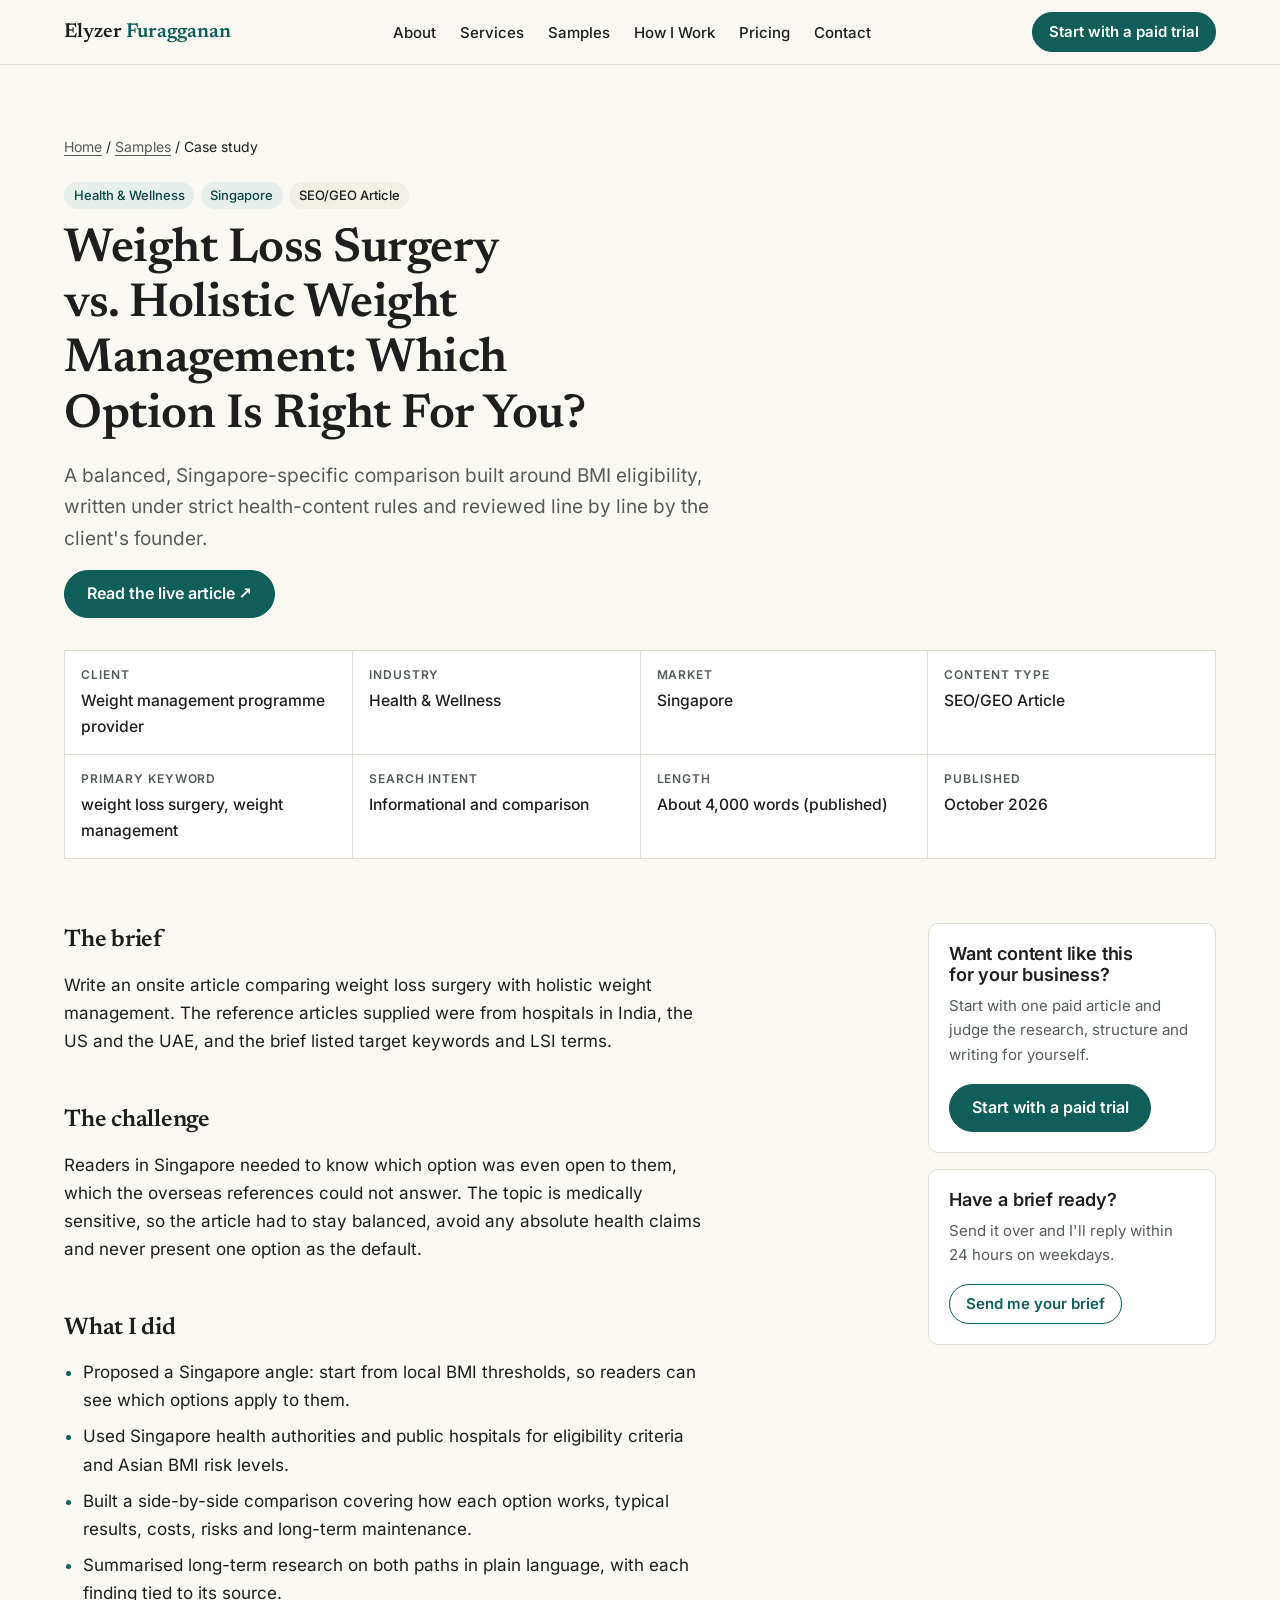
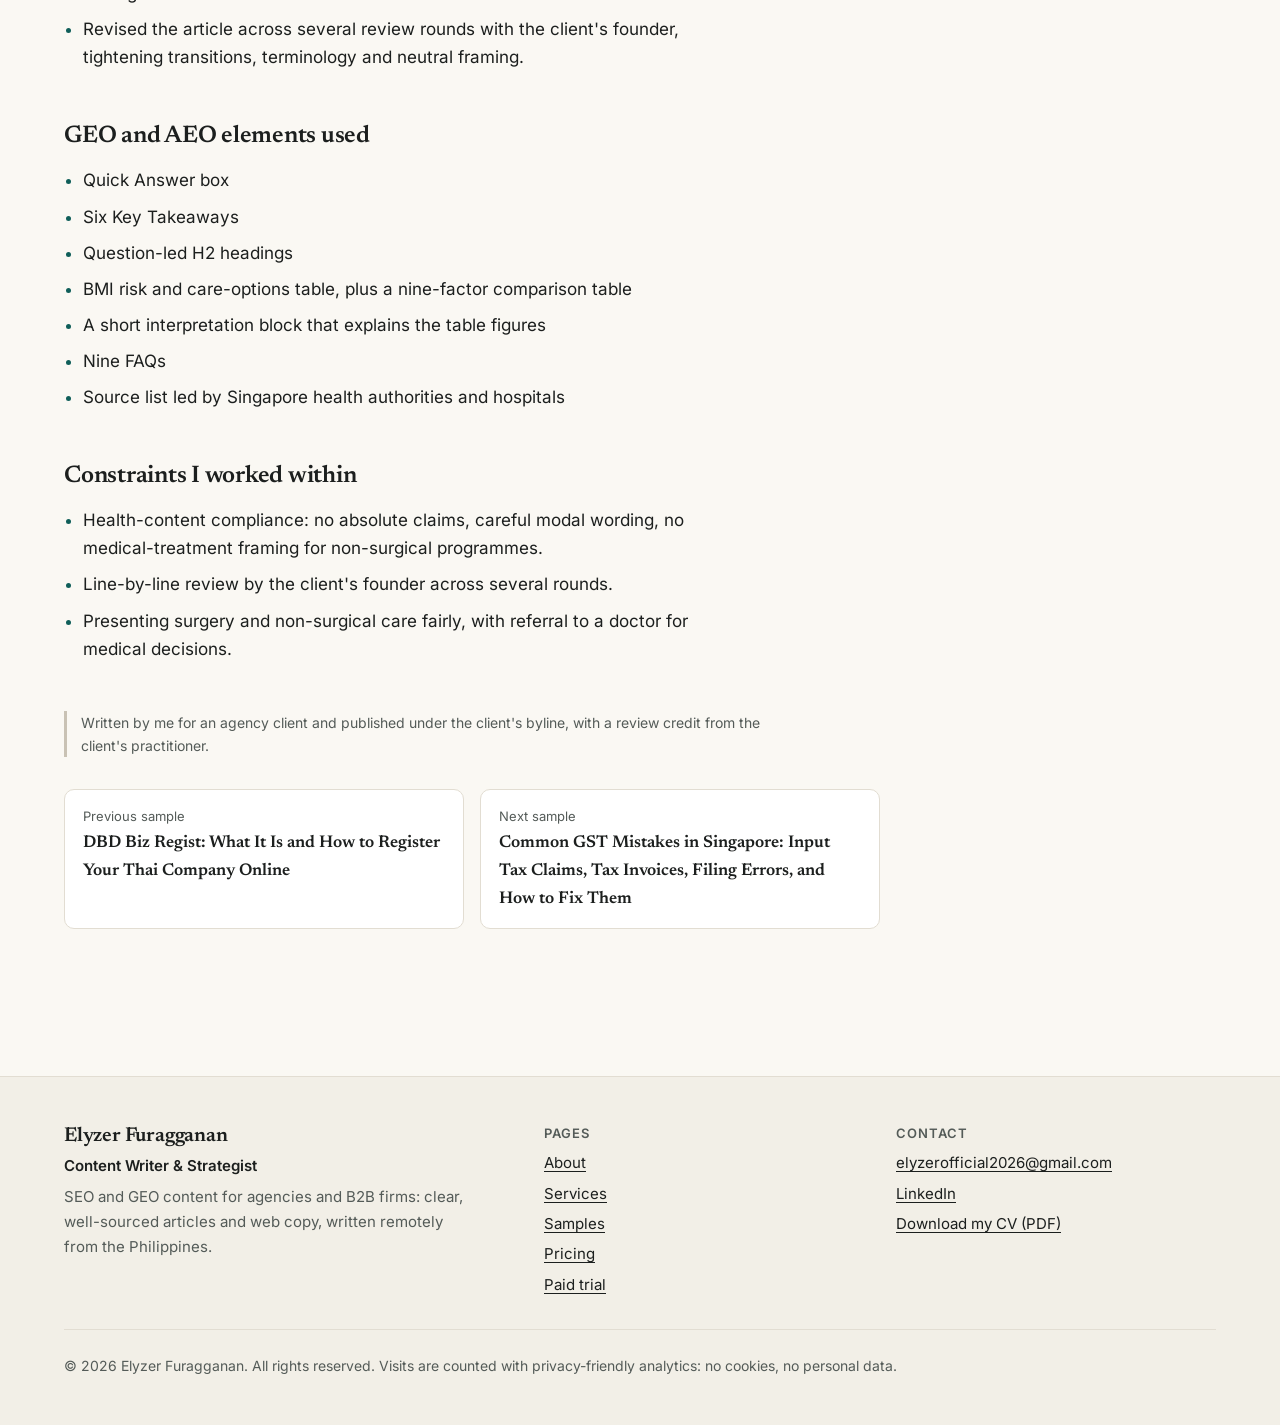
<file: elyzer-portfolio/samples/weight-loss-surgery-vs-holistic-weight-management.html>
<!doctype html>
<html lang="en" class="no-js">
<head>
<meta charset="utf-8">
<meta name="viewport" content="width=device-width, initial-scale=1">
<title>Case Study: Weight Loss Surgery vs. Holistic Weight Management: Which Option Is Right For You? | Elyzer Furagganan</title>
<meta name="description" content="Case study: A balanced, Singapore-specific comparison built around BMI eligibility, written under strict health-content rules and reviewed line by line by the client&#x27;s founder.">
<link rel="canonical" href="[[SITE_URL]]/samples/weight-loss-surgery-vs-holistic-weight-management.html">
<meta property="og:type" content="article">
<meta property="og:title" content="Case study: Weight Loss Surgery vs. Holistic Weight Management: Which Option Is Right For You?">
<meta property="og:description" content="A balanced, Singapore-specific comparison built around BMI eligibility, written under strict health-content rules and reviewed line by line by the client&#x27;s founder.">
<meta property="og:url" content="[[SITE_URL]]/samples/weight-loss-surgery-vs-holistic-weight-management.html">
<meta property="og:image" content="[[SITE_URL]]/assets/images/og-image.png">
<meta property="og:image:width" content="1200">
<meta property="og:image:height" content="630">
<meta property="og:image:alt" content="Elyzer Furagganan, SEO and GEO content writer: I make complex topics easy to read and easier to find.">
<meta name="twitter:card" content="summary_large_image">
<meta name="theme-color" content="#faf8f3">
<link rel="icon" href="data:image/svg+xml,%3Csvg xmlns='http://www.w3.org/2000/svg' viewBox='0 0 64 64'%3E%3Crect width='64' height='64' rx='32' fill='%230f5e59'/%3E%3Ctext x='32' y='42' font-family='Georgia,serif' font-size='28' fill='white' text-anchor='middle'%3EEF%3C/text%3E%3C/svg%3E">
<link rel="preload" href="../assets/fonts/newsreader-latin-600-normal.woff2" as="font" type="font/woff2" crossorigin>
<link rel="stylesheet" href="../assets/css/styles.css">
</head>
<!-- data-slug must match the sample's slug in assets/js/samples.js -->
<body data-slug="weight-loss-surgery-vs-holistic-weight-management">
<a class="skip-link" href="#main">Skip to content</a>

<header class="site-header">
  <div class="container header-inner">
    <a class="wordmark" href="../index.html">Elyzer <span>Furagganan</span></a>
    <nav id="site-nav" class="site-nav" aria-label="Main">
      <ul class="nav-list">
        <li><a href="../index.html#about">About</a></li>
        <li><a href="../index.html#services">Services</a></li>
        <li><a href="../index.html#samples">Samples</a></li>
        <li><a href="../index.html#process">How I Work</a></li>
        <li><a href="../index.html#pricing">Pricing</a></li>
        <li><a href="../index.html#contact">Contact</a></li>
      </ul>
    </nav>
    <div class="header-actions">
      <a class="btn btn--primary btn--small header-cta" data-goatcounter-click="cta-trial-header" href="../trial.html"><span class="long">Start with a paid trial</span><span class="short">Paid trial</span></a>
      <button class="menu-toggle" type="button" aria-expanded="false" aria-controls="site-nav">Menu</button>
    </div>
  </div>
</header>

<main id="main">
  <!-- The case study is built here from assets/js/samples.js. The text below shows only if JavaScript is off. -->
  <div id="case">
    <div class="container">
      <header class="case-hero">
        <nav class="breadcrumb" aria-label="Breadcrumb"><a href="../index.html">Home</a> / <a href="../index.html#samples">Samples</a></nav>
        <h1>Weight Loss Surgery vs. Holistic Weight Management: Which Option Is Right For You?</h1>
        <p class="case-summary">A balanced, Singapore-specific comparison built around BMI eligibility, written under strict health-content rules and reviewed line by line by the client&#x27;s founder.</p>
        <p>Health &amp; Wellness · Singapore</p>
        <div class="btn-row">
          <a class="btn btn--primary" href="https://eurekawellness.sg/articles/weight-loss-surgery-vs-holistic-weight-management-which-option-is-right-for-you/" target="_blank" rel="noopener noreferrer">Read the live article ↗</a>
          <a class="btn btn--secondary" href="../trial.html">Start with a paid trial</a>
        </div>
      </header>
    </div>
  </div>
</main>

<footer class="site-footer">
  <div class="container">
    <div class="footer-grid">
      <div>
        <h2>Elyzer Furagganan</h2>
        <p style="margin-bottom: 0.4rem"><strong>Content Writer &amp; Strategist</strong></p>
        <p style="color: var(--ink-muted); max-width: 26rem">SEO and GEO content for agencies and B2B firms: clear, well-sourced articles and web copy, written remotely from the Philippines.</p>
      </div>
      <div>
        <h3>Pages</h3>
        <ul>
          <li><a href="../index.html#about">About</a></li>
          <li><a href="../index.html#services">Services</a></li>
          <li><a href="../index.html#samples">Samples</a></li>
          <li><a href="../index.html#pricing">Pricing</a></li>
          <li><a href="../trial.html">Paid trial</a></li>
        </ul>
      </div>
      <div>
        <h3>Contact</h3>
        <ul>
          <li><a href="mailto:elyzerofficial2026@gmail.com">elyzerofficial2026@gmail.com</a></li>
          <li><a href="https://www.linkedin.com/in/elyzer-furagganan-writer/" rel="noopener">LinkedIn</a></li>
          <li><a href="../assets/files/Elyzer-Furagganan-CV.pdf" download data-goatcounter-click="cv-download-footer">Download my CV (PDF)</a></li>
        </ul>
      </div>
    </div>
    <p class="footer-base">© <span data-year>2026</span> Elyzer Furagganan. All rights reserved. Visits are counted with privacy-friendly analytics: no cookies, no personal data.</p>
  </div>
</footer>

<script src="../assets/js/analytics.js"></script>
<script src="../assets/js/samples.js"></script>
<script src="../assets/js/sample-page.js"></script>
<script src="../assets/js/main.js"></script>
</body>
</html>
</file>
<file: elyzer-portfolio/assets/css/styles.css>
/* =========================================================================
   Elyzer Furagganan — portfolio stylesheet
   Editorial look: warm paper, ink text, one deep-teal accent.
   Change the tokens in :root and the whole site follows.
   ========================================================================= */

@font-face { font-family: "Newsreader"; src: url("../fonts/newsreader-latin-600-normal.woff2") format("woff2"); font-weight: 600; font-style: normal; font-display: swap; }
@font-face { font-family: "Newsreader"; src: url("../fonts/newsreader-latin-500-italic.woff2") format("woff2"); font-weight: 500; font-style: italic; font-display: swap; }
@font-face { font-family: "Inter"; src: url("../fonts/inter-latin-400-normal.woff2") format("woff2"); font-weight: 400; font-style: normal; font-display: swap; }
@font-face { font-family: "Inter"; src: url("../fonts/inter-latin-500-normal.woff2") format("woff2"); font-weight: 500; font-style: normal; font-display: swap; }
@font-face { font-family: "Inter"; src: url("../fonts/inter-latin-600-normal.woff2") format("woff2"); font-weight: 600; font-style: normal; font-display: swap; }

:root {
  /* Colour */
  --paper: #faf8f3;        /* page background */
  --surface: #f2efe7;      /* quiet panels */
  --card: #ffffff;         /* cards and form fields */
  --ink: #1c1f1e;          /* main text */
  --ink-muted: #545b58;    /* secondary text (7:1 on paper) */
  --rule: #e2ddd2;         /* borders and dividers */
  --rule-strong: #c9c2b4;
  --accent: #0f5e59;       /* deep teal: links, buttons, highlights */
  --accent-dark: #0a4642;
  --accent-tint: #e6efec;
  --ok: #1d6b3a;
  --error: #a3271f;

  /* Type */
  --font-display: "Newsreader", Georgia, "Times New Roman", serif;
  --font-body: "Inter", system-ui, -apple-system, "Segoe UI", Roboto, Arial, sans-serif;
  --step--1: 0.875rem;   /* 14px */
  --step-0: 1.0625rem;   /* 17px body */
  --step-1: 1.25rem;     /* 20px */
  --step-2: 1.5rem;      /* 24px */
  --step-3: clamp(1.75rem, 1.4rem + 1.4vw, 2.375rem);  /* section titles */
  --step-4: clamp(2.25rem, 1.6rem + 2.8vw, 3.625rem);  /* hero */

  /* Space */
  --space-1: 0.5rem;
  --space-2: 1rem;
  --space-3: 1.5rem;
  --space-4: 2rem;
  --space-5: 3rem;
  --space-6: clamp(4rem, 3rem + 4vw, 6.5rem);  /* between sections */

  --radius: 10px;
  --container: 72rem;
  --measure: 40rem;
  --header-h: 64px;
}

*, *::before, *::after { box-sizing: border-box; }
html { -webkit-text-size-adjust: 100%; scroll-padding-top: calc(var(--header-h) + 16px); }
@media (prefers-reduced-motion: no-preference) { html { scroll-behavior: smooth; } }
body {
  margin: 0;
  background: var(--paper);
  color: var(--ink);
  font-family: var(--font-body);
  font-size: var(--step-0);
  line-height: 1.65;
  text-rendering: optimizeLegibility;
}
img, svg { max-width: 100%; height: auto; }
h1, h2, h3, h4 { font-family: var(--font-display); font-weight: 600; line-height: 1.15; margin: 0 0 var(--space-2); text-wrap: balance; letter-spacing: -0.01em; }
h3 { font-family: var(--font-body); font-size: var(--step-1); letter-spacing: 0; line-height: 1.3; }
p { margin: 0 0 var(--space-2); text-wrap: pretty; }
a { color: var(--accent); text-underline-offset: 3px; text-decoration-thickness: 1px; }
a:hover { color: var(--accent-dark); }
:focus-visible { outline: 3px solid var(--accent); outline-offset: 3px; border-radius: 4px; }
.visually-hidden { position: absolute !important; width: 1px; height: 1px; padding: 0; margin: -1px; overflow: hidden; clip: rect(0 0 0 0); white-space: nowrap; border: 0; }

.skip-link { position: absolute; left: 1rem; top: -100px; z-index: 100; background: var(--ink); color: #fff; padding: 0.6rem 1rem; border-radius: 6px; }
.skip-link:focus { top: 0.75rem; color: #fff; }

.container { width: min(100% - 2.5rem, var(--container)); margin-inline: auto; }
.section { padding-block: var(--space-6); }
.section--surface { background: var(--surface); border-block: 1px solid var(--rule); }
.section-head { max-width: 44rem; margin-bottom: var(--space-5); }
.section-head h2 { font-size: var(--step-3); }
.section-head p { color: var(--ink-muted); font-size: 1.125rem; }
.eyebrow { display: inline-block; font-size: 0.8125rem; font-weight: 600; letter-spacing: 0.12em; text-transform: uppercase; color: var(--accent); margin-bottom: var(--space-2); }

/* ---------- Buttons ---------- */
.btn {
  display: inline-flex; align-items: center; justify-content: center; gap: 0.5rem;
  min-height: 48px; padding: 0.75rem 1.35rem;
  font: 600 1rem/1.2 var(--font-body); text-decoration: none;
  border-radius: 999px; border: 1.5px solid var(--accent); cursor: pointer;
  transition: background-color 0.15s ease, color 0.15s ease, border-color 0.15s ease;
}
.btn--primary { background: var(--accent); color: #fff; }
.btn--primary:hover { background: var(--accent-dark); border-color: var(--accent-dark); color: #fff; }
.btn--secondary { background: transparent; color: var(--accent); }
.btn--secondary:hover { background: var(--accent-tint); color: var(--accent-dark); }
.btn--small { min-height: 40px; padding: 0.5rem 1rem; font-size: 0.9375rem; }
.btn[aria-disabled="true"], .btn:disabled { opacity: 0.6; cursor: not-allowed; }
.btn-row { display: flex; flex-wrap: wrap; gap: 0.75rem; }

/* ---------- Header ---------- */
.site-header { position: sticky; top: 0; z-index: 50; background: rgba(250, 248, 243, 0.94); backdrop-filter: saturate(1.4) blur(8px); border-bottom: 1px solid var(--rule); }
.header-inner { display: flex; align-items: center; justify-content: space-between; gap: 1rem; min-height: var(--header-h); }
.wordmark { font-family: var(--font-display); font-weight: 600; font-size: 1.25rem; color: var(--ink); text-decoration: none; white-space: nowrap; }
.wordmark span { color: var(--accent); }
.nav-list { display: flex; gap: 1.5rem; list-style: none; margin: 0; padding: 0; }
.nav-list a { color: var(--ink); text-decoration: none; font-size: 0.9375rem; font-weight: 500; padding: 0.25rem 0; }
.nav-list a:hover { color: var(--accent); text-decoration: underline; }
.header-actions { display: flex; align-items: center; gap: 0.5rem; }
.menu-toggle { display: none; min-height: 44px; min-width: 44px; padding: 0 0.75rem; background: transparent; border: 1.5px solid var(--rule-strong); border-radius: 8px; color: var(--ink); font: 600 0.9375rem var(--font-body); cursor: pointer; }

@media (max-width: 960px) {
  .menu-toggle { display: inline-flex; align-items: center; gap: 0.4rem; }
  .site-nav { position: absolute; top: 100%; left: 0; right: 0; background: var(--paper); border-bottom: 1px solid var(--rule); box-shadow: 0 12px 24px rgba(28, 31, 30, 0.08); display: none; }
  .site-nav.is-open { display: block; }
  .nav-list { flex-direction: column; gap: 0; padding: 0.5rem 1.25rem 1rem; }
  .nav-list a { display: block; padding: 0.75rem 0; border-bottom: 1px solid var(--rule); font-size: 1rem; }
  .no-js .site-nav { position: static; display: block; box-shadow: none; border: 0; }
}
@media (max-width: 420px) {
  .wordmark { font-size: 1.0625rem; }
  .header-cta { padding-inline: 0.8rem; font-size: 0.875rem; }
  .header-cta .long { display: none; }
}
@media (min-width: 421px) { .header-cta .short { display: none; } }

/* ---------- Hero ---------- */
.hero { padding-block: clamp(3rem, 2rem + 5vw, 6rem) var(--space-6); }
.hero-grid { display: grid; gap: var(--space-5); align-items: center; }
@media (min-width: 960px) { .hero-grid { grid-template-columns: minmax(0, 1.15fr) minmax(0, 0.85fr); } }
.hero h1 { font-size: var(--step-4); margin-bottom: var(--space-3); max-width: 15ch; }
.hero-lead { font-size: 1.1875rem; color: var(--ink-muted); max-width: 36rem; margin-bottom: var(--space-4); }
.availability { display: flex; flex-wrap: wrap; align-items: center; gap: 0.35rem 0.9rem; margin-top: var(--space-3); font-size: var(--step--1); color: var(--ink-muted); }
.availability strong { color: var(--ink); font-weight: 600; }
.dot { display: inline-block; width: 9px; height: 9px; border-radius: 50%; background: var(--ok); margin-right: 0.4rem; vertical-align: 1px; }

/* Article anatomy figure */
.anatomy { background: var(--card); border: 1px solid var(--rule); border-radius: 14px; padding: 1.5rem 1.5rem 1.25rem; box-shadow: 0 1px 0 var(--rule), 0 18px 40px -24px rgba(28, 31, 30, 0.25); }
.anatomy figcaption { font-size: 0.8125rem; font-weight: 600; letter-spacing: 0.1em; text-transform: uppercase; color: var(--ink-muted); margin-bottom: 1rem; }
.anatomy ol { list-style: none; margin: 0; padding: 0; display: grid; gap: 0.6rem; }
.anatomy li { display: grid; grid-template-columns: 4px 1fr; gap: 0.85rem; align-items: stretch; }
.anatomy li::before { content: ""; border-radius: 2px; background: var(--accent); opacity: 0.85; }
.anatomy li.is-plain::before { background: var(--rule-strong); }
.anatomy .a-label { display: block; font-weight: 600; font-size: 0.9375rem; line-height: 1.35; }
.anatomy .a-note { display: block; font-size: 0.875rem; color: var(--ink-muted); line-height: 1.45; }
.anatomy .a-title { font-family: var(--font-display); font-size: 1.25rem; line-height: 1.25; }

/* ---------- Proof strip ---------- */
.proof { border-block: 1px solid var(--rule); background: var(--card); }
.proof ul { list-style: none; margin: 0; padding: 1.25rem 0; display: grid; gap: 0.9rem 1.5rem; grid-template-columns: repeat(auto-fit, minmax(11.5rem, 1fr)); }
.proof li { display: flex; gap: 0.65rem; align-items: flex-start; font-size: 0.9375rem; line-height: 1.45; }
.proof svg { flex: none; margin-top: 2px; color: var(--accent); }

/* ---------- Search landscape ---------- */
.split { display: grid; gap: var(--space-5); }
@media (min-width: 900px) { .split { grid-template-columns: minmax(0, 1fr) minmax(0, 1fr); align-items: start; } }
.prose { max-width: var(--measure); }
.prose p { font-size: 1.0625rem; }
.check-list { list-style: none; margin: 0; padding: 0; display: grid; gap: 0; border-top: 1px solid var(--rule); }
.check-list li { padding: 1rem 0; border-bottom: 1px solid var(--rule); }
.check-list strong { display: block; font-weight: 600; margin-bottom: 0.15rem; }
.check-list span { color: var(--ink-muted); font-size: 0.975rem; }

/* ---------- Services ---------- */
.services { display: grid; gap: 0; grid-template-columns: 1fr; border-top: 1px solid var(--rule); border-left: 1px solid var(--rule); }
@media (min-width: 640px) { .services { grid-template-columns: repeat(2, minmax(0, 1fr)); } }
@media (min-width: 1000px) { .services { grid-template-columns: repeat(3, minmax(0, 1fr)); } }
.service { padding: 1.75rem 1.5rem; border-right: 1px solid var(--rule); border-bottom: 1px solid var(--rule); background: var(--paper); }
.service-num { font-family: var(--font-display); font-size: 1rem; color: var(--accent); display: block; margin-bottom: 0.5rem; }
.service h3 { margin-bottom: 0.6rem; }
.service p { color: var(--ink-muted); font-size: 0.975rem; margin: 0; }
.service .for { display: block; margin-top: 0.75rem; font-size: 0.875rem; color: var(--ink); }

/* ---------- Samples ---------- */
.filters { display: grid; gap: 1rem; margin-bottom: var(--space-4); }
.filter-group { border: 0; padding: 0; margin: 0; min-width: 0; }
.filter-group legend { font-size: 0.8125rem; font-weight: 600; letter-spacing: 0.08em; text-transform: uppercase; color: var(--ink-muted); margin-bottom: 0.5rem; padding: 0; }
.chips { display: flex; flex-wrap: wrap; gap: 0.5rem; }
.chip { min-height: 40px; padding: 0.4rem 0.95rem; border-radius: 999px; border: 1.5px solid var(--rule-strong); background: var(--card); color: var(--ink); font: 500 0.9375rem var(--font-body); cursor: pointer; transition: background-color 0.15s ease, border-color 0.15s ease; }
.chip:hover { border-color: var(--accent); }
.chip[aria-pressed="true"] { background: var(--accent); border-color: var(--accent); color: #fff; }
.chip[aria-pressed="true"]::before { content: "✓ "; }
.results-note { font-size: var(--step--1); color: var(--ink-muted); margin-bottom: 1rem; }
.sample-grid { display: grid; gap: 1.25rem; grid-template-columns: 1fr; list-style: none; padding: 0; margin: 0; }
@media (min-width: 760px) { .sample-grid { grid-template-columns: repeat(2, minmax(0, 1fr)); } }
.sample-card { position: relative; display: flex; flex-direction: column; height: 100%; background: var(--card); border: 1px solid var(--rule); border-radius: var(--radius); padding: 1.5rem; transition: border-color 0.15s ease, transform 0.15s ease; }
.sample-card:hover { border-color: var(--accent); }
@media (prefers-reduced-motion: no-preference) { .sample-card:hover { transform: translateY(-2px); } }
.tags { display: flex; flex-wrap: wrap; gap: 0.4rem; margin-bottom: 0.9rem; padding: 0; list-style: none; }
.tag { font-size: 0.8125rem; font-weight: 500; padding: 0.15rem 0.6rem; border-radius: 999px; background: var(--accent-tint); color: var(--accent-dark); }
.tag--plain { background: var(--surface); color: var(--ink); }
.sample-card h3 { font-family: var(--font-display); font-size: 1.375rem; line-height: 1.25; margin-bottom: 0.75rem; }
.sample-card h3 a { color: var(--ink); text-decoration: none; }
.sample-card h3 a::after { content: ""; position: absolute; inset: 0; border-radius: var(--radius); }
.sample-card h3 a:focus-visible { outline: none; }
.sample-card:focus-within { outline: 3px solid var(--accent); outline-offset: 3px; }
.sample-card p { color: var(--ink-muted); font-size: 0.975rem; margin-bottom: 1rem; }
.sample-card .more { margin-top: auto; font-weight: 600; color: var(--accent); font-size: 0.9375rem; }
.empty-state { padding: 1.5rem; border: 1px dashed var(--rule-strong); border-radius: var(--radius); color: var(--ink-muted); }

/* ---------- Process ---------- */
.steps { list-style: none; margin: 0; padding: 0; display: grid; gap: 1.5rem; grid-template-columns: repeat(auto-fit, minmax(14rem, 1fr)); counter-reset: step; }
.steps li { counter-increment: step; border-top: 2px solid var(--accent); padding-top: 1rem; }
.steps li::before { content: "0" counter(step); font-family: var(--font-display); font-size: 1.5rem; color: var(--accent); display: block; margin-bottom: 0.4rem; }
.steps h3 { font-size: 1.125rem; margin-bottom: 0.4rem; }
.steps p { color: var(--ink-muted); font-size: 0.975rem; margin: 0; }

/* ---------- Pricing ---------- */
.trial-offer { display: grid; gap: var(--space-4); background: var(--card); border: 1.5px solid var(--accent); border-radius: 16px; padding: clamp(1.5rem, 1rem + 2vw, 2.5rem); margin-bottom: var(--space-5); }
@media (min-width: 860px) { .trial-offer { grid-template-columns: minmax(0, 1.2fr) minmax(0, 0.8fr); align-items: center; } }
.trial-offer h3 { font-family: var(--font-display); font-size: var(--step-2); margin-bottom: 0.6rem; }
.price { font-family: var(--font-display); font-size: clamp(2.5rem, 2rem + 2vw, 3.25rem); line-height: 1; color: var(--ink); margin: 0 0 0.25rem; }
.price small { font-family: var(--font-body); font-size: 1rem; color: var(--ink-muted); font-weight: 500; }
.terms { list-style: none; padding: 0; margin: 0 0 1.25rem; display: grid; gap: 0.45rem; }
.terms li { display: flex; gap: 0.6rem; font-size: 0.975rem; }
.terms li::before { content: ""; flex: none; width: 16px; height: 16px; margin-top: 5px; border-radius: 50%; background: var(--accent-tint) url("data:image/svg+xml,%3Csvg xmlns='http://www.w3.org/2000/svg' viewBox='0 0 16 16'%3E%3Cpath d='M4 8.5l2.5 2.5L12 5.5' fill='none' stroke='%230f5e59' stroke-width='2' stroke-linecap='round' stroke-linejoin='round'/%3E%3C/svg%3E") center/16px no-repeat; }
.packages { display: grid; gap: 1.25rem; grid-template-columns: repeat(auto-fit, minmax(16rem, 1fr)); margin-bottom: var(--space-4); }
.package { background: var(--card); border: 1px solid var(--rule); border-radius: var(--radius); padding: 1.75rem 1.5rem; display: flex; flex-direction: column; }
.package h3 { font-family: var(--font-display); font-size: 1.375rem; margin-bottom: 0.25rem; }
.package .price { font-size: 2.25rem; margin: 0.5rem 0 0.75rem; }
.package p { color: var(--ink-muted); font-size: 0.975rem; }
.package .meta { font-weight: 600; color: var(--ink); margin-bottom: 0.4rem; }
.package--featured { border-color: var(--ink); }
.badge { align-self: flex-start; font-size: 0.75rem; font-weight: 600; letter-spacing: 0.06em; text-transform: uppercase; padding: 0.2rem 0.55rem; border-radius: 4px; background: var(--ink); color: #fff; margin-bottom: 0.75rem; }
.includes { display: grid; gap: var(--space-4); padding-top: var(--space-4); border-top: 1px solid var(--rule); }
@media (min-width: 860px) { .includes { grid-template-columns: 1fr 1fr; } }
.includes h3 { font-size: 1.0625rem; }
.includes ul { margin: 0; padding-left: 1.1rem; color: var(--ink-muted); font-size: 0.975rem; }
.includes li { margin-bottom: 0.35rem; }
.fine-print { font-size: var(--step--1); color: var(--ink-muted); margin-top: var(--space-3); }

/* ---------- About ---------- */
.about-grid { display: grid; gap: var(--space-5); }
@media (min-width: 900px) { .about-grid { grid-template-columns: minmax(0, 1.4fr) minmax(0, 0.8fr); } }
.about-card { background: var(--card); border: 1px solid var(--rule); border-radius: 14px; padding: 1.75rem; align-self: start; }
.monogram { width: 88px; height: 88px; border-radius: 50%; display: grid; place-items: center; background: var(--accent); color: #fff; font-family: var(--font-display); font-size: 2rem; margin-bottom: 1.25rem; }
.facts { margin: 0; display: grid; gap: 0.85rem; }
.facts div { border-bottom: 1px solid var(--rule); padding-bottom: 0.75rem; }
.facts dt { font-size: 0.8125rem; font-weight: 600; letter-spacing: 0.06em; text-transform: uppercase; color: var(--ink-muted); }
.facts dd { margin: 0.15rem 0 0; font-size: 0.975rem; }
.pull { font-family: var(--font-display); font-style: italic; font-weight: 500; font-size: clamp(1.375rem, 1.1rem + 1vw, 1.75rem); line-height: 1.35; border-left: 3px solid var(--accent); padding-left: 1.25rem; margin: 0 0 var(--space-4); max-width: 34rem; }

/* ---------- FAQ ---------- */
.faq { max-width: 50rem; border-top: 1px solid var(--rule); }
.faq details { border-bottom: 1px solid var(--rule); }
.faq summary { list-style: none; cursor: pointer; padding: 1.15rem 2.5rem 1.15rem 0; position: relative; font-weight: 600; font-size: 1.0625rem; min-height: 44px; }
.faq summary::-webkit-details-marker { display: none; }
.faq summary::after { content: "+"; position: absolute; right: 0.25rem; top: 0.95rem; font-size: 1.5rem; font-weight: 400; color: var(--accent); line-height: 1; }
.faq details[open] summary::after { content: "−"; }
.faq summary:hover { color: var(--accent); }
.faq .answer { padding: 0 0 1.25rem; color: var(--ink-muted); max-width: 44rem; }
.faq .answer p:last-child { margin-bottom: 0; }

/* ---------- Final CTA + forms ---------- */
.cta-band { background: var(--ink); color: #f3f1ea; border-radius: 18px; padding: clamp(2rem, 1.5rem + 3vw, 4rem); }
.cta-band h2 { color: #fff; font-size: var(--step-3); }
.cta-band p { color: #d9d6cd; max-width: 38rem; }
.cta-band .btn--primary { background: #fff; color: var(--ink); border-color: #fff; }
.cta-band .btn--primary:hover { background: var(--accent-tint); border-color: var(--accent-tint); color: var(--ink); }
.cta-band .btn--secondary { color: #fff; border-color: #b9b5aa; }
.cta-band .btn--secondary:hover { background: rgba(255, 255, 255, 0.1); color: #fff; }
.cta-band .availability { color: #d9d6cd; }
.cta-band .availability strong { color: #fff; }
.cta-band .dot { background: #5ccf86; }
.cta-band .form p { color: var(--ink-muted); }
.cta-band .form .error-msg { color: var(--error); }
.cta-band .form .form-status.is-success { color: #12482a; }
.cta-band .form .form-status.is-error { color: #6e1a14; }
.cta-band .form .form-status.is-info { color: var(--accent-dark); }

.contact-grid { display: grid; gap: var(--space-5); }
@media (min-width: 900px) { .contact-grid { grid-template-columns: minmax(0, 0.8fr) minmax(0, 1.2fr); } }
.form { display: grid; gap: 1.1rem; background: var(--card); border: 1px solid var(--rule); border-radius: 14px; padding: clamp(1.25rem, 1rem + 1.5vw, 2rem); }
.form-row { display: grid; gap: 1.1rem; }
@media (min-width: 640px) { .form-row--2 { grid-template-columns: 1fr 1fr; } }
.field { display: grid; gap: 0.35rem; }
.field label { font-weight: 600; font-size: 0.9375rem; }
.field .hint { font-size: 0.8125rem; color: var(--ink-muted); margin: 0; }
.field .req { color: var(--error); font-weight: 600; }
.field .opt { color: var(--ink-muted); font-weight: 400; font-size: 0.8125rem; }
input[type="text"], input[type="email"], input[type="url"], input[type="date"], select, textarea {
  width: 100%; min-height: 48px; padding: 0.7rem 0.85rem; font: 400 1rem/1.4 var(--font-body); color: var(--ink);
  background: #fff; border: 1.5px solid var(--rule-strong); border-radius: 8px;
}
textarea { min-height: 8rem; resize: vertical; }
input:focus-visible, select:focus-visible, textarea:focus-visible { outline: 3px solid var(--accent); outline-offset: 1px; border-color: var(--accent); }
.field.has-error input, .field.has-error select, .field.has-error textarea { border-color: var(--error); }
.error-msg { color: var(--error); font-size: 0.875rem; font-weight: 500; margin: 0; }
.error-msg:empty { display: none; }
.error-msg::before { content: "⚠ "; }
.hp { position: absolute; left: -9999px; width: 1px; height: 1px; overflow: hidden; }
.form-status { padding: 1rem 1.1rem; border-radius: 8px; font-size: 0.975rem; }
.form-status:empty { display: none; }
.form-status.is-success { background: #e6f2ea; color: #12482a; border: 1px solid #b7d8c2; }
.form-status.is-error { background: #fbeceb; color: #6e1a14; border: 1px solid #ebc1bd; }
.form-status.is-info { background: var(--accent-tint); color: var(--accent-dark); border: 1px solid #c6dcd6; }
.privacy { font-size: 0.8125rem; color: var(--ink-muted); margin: 0; }
fieldset.form-section { border: 0; padding: 0; margin: 0; display: grid; gap: 1.1rem; }
fieldset.form-section legend { font-family: var(--font-display); font-size: 1.25rem; font-weight: 600; padding: 0; margin-bottom: 0.25rem; }

/* ---------- Footer ---------- */
.site-footer { background: var(--surface); border-top: 1px solid var(--rule); padding-block: var(--space-5) var(--space-4); margin-top: var(--space-6); font-size: 0.9375rem; }
.footer-grid { display: grid; gap: var(--space-4); }
@media (min-width: 800px) { .footer-grid { grid-template-columns: 1.4fr 1fr 1fr; } }
.site-footer h2 { font-size: 1.25rem; margin-bottom: 0.4rem; }
.site-footer h3 { font-size: 0.8125rem; letter-spacing: 0.08em; text-transform: uppercase; color: var(--ink-muted); margin-bottom: 0.6rem; }
.site-footer ul { list-style: none; margin: 0; padding: 0; display: grid; gap: 0.35rem; }
.site-footer a { color: var(--ink); }
.site-footer a:hover { color: var(--accent); }
.footer-base { margin-top: var(--space-4); padding-top: var(--space-3); border-top: 1px solid var(--rule); color: var(--ink-muted); font-size: 0.875rem; }

/* ---------- Case study pages ---------- */
.breadcrumb { font-size: 0.875rem; margin-bottom: var(--space-3); }
.breadcrumb a { color: var(--ink-muted); }
.case-hero { padding-block: clamp(2.5rem, 2rem + 3vw, 4.5rem) var(--space-4); }
.case-hero h1 { font-size: clamp(2rem, 1.5rem + 2.2vw, 3rem); max-width: 22ch; }
.case-summary { font-size: 1.1875rem; color: var(--ink-muted); max-width: 42rem; }
.meta-grid { display: grid; gap: 0; grid-template-columns: repeat(2, minmax(0, 1fr)); border-top: 1px solid var(--rule); border-left: 1px solid var(--rule); margin: var(--space-4) 0; }
@media (min-width: 900px) { .meta-grid { grid-template-columns: repeat(4, minmax(0, 1fr)); } }
.meta-grid div { background: var(--card); padding: 0.9rem 1rem; border-right: 1px solid var(--rule); border-bottom: 1px solid var(--rule); }
.meta-grid dt { font-size: 0.75rem; font-weight: 600; letter-spacing: 0.08em; text-transform: uppercase; color: var(--ink-muted); }
.meta-grid dd { margin: 0.2rem 0 0; font-weight: 500; font-size: 0.975rem; }
.case-body { display: grid; gap: var(--space-5); padding-bottom: var(--space-5); }
@media (min-width: 960px) { .case-body { grid-template-columns: minmax(0, 1fr) 18rem; } }
.case-section { margin-bottom: var(--space-5); max-width: var(--measure); }
.case-section h2 { font-size: var(--step-2); padding-top: 0.25rem; }
.case-section ul { padding-left: 1.2rem; margin: 0; }
.case-section li { margin-bottom: 0.5rem; }
.case-section li::marker { color: var(--accent); }
.case-aside { align-self: start; position: sticky; top: calc(var(--header-h) + 1.5rem); display: grid; gap: 1rem; }
.aside-card { background: var(--card); border: 1px solid var(--rule); border-radius: var(--radius); padding: 1.25rem; }
.aside-card h2 { font-size: 1.125rem; font-family: var(--font-body); margin-bottom: 0.5rem; }
.aside-card p { font-size: 0.9375rem; color: var(--ink-muted); }
.byline-note { font-size: 0.875rem; color: var(--ink-muted); border-left: 3px solid var(--rule-strong); padding-left: 0.85rem; }
.case-cta { margin-block: var(--space-4) 0; }
.pager { display: grid; gap: 1rem; grid-template-columns: repeat(auto-fit, minmax(14rem, 1fr)); margin-top: var(--space-4); }
.pager a { display: block; padding: 1rem 1.15rem; border: 1px solid var(--rule); border-radius: var(--radius); background: var(--card); text-decoration: none; color: var(--ink); }
.pager a:hover { border-color: var(--accent); }
.pager small { display: block; color: var(--ink-muted); font-size: 0.8125rem; }
.pager span { font-family: var(--font-display); font-size: 1.0625rem; line-height: 1.3; }

/* ---------- Trial page ---------- */
.trial-layout { display: grid; gap: var(--space-5); padding-bottom: var(--space-5); }
@media (min-width: 1000px) { .trial-layout { grid-template-columns: minmax(0, 0.75fr) minmax(0, 1.25fr); align-items: start; } .trial-layout > aside { position: sticky; top: calc(var(--header-h) + 1.5rem); } }
.how-steps { list-style: none; counter-reset: s; padding: 0; margin: 0 0 var(--space-3); display: grid; gap: 0.9rem; }
.how-steps li { counter-increment: s; display: grid; grid-template-columns: 2rem 1fr; gap: 0.75rem; font-size: 0.975rem; }
.how-steps li::before { content: counter(s); display: grid; place-items: center; width: 2rem; height: 2rem; border-radius: 50%; background: var(--accent-tint); color: var(--accent-dark); font-weight: 600; }

/* ---------- Reveal motion (subtle, optional) ---------- */
@media (prefers-reduced-motion: no-preference) {
  .js .reveal { opacity: 0; transform: translateY(10px); transition: opacity 0.5s ease, transform 0.5s ease; }
  .js .reveal.is-visible { opacity: 1; transform: none; }
}
@media (prefers-reduced-motion: reduce) {
  *, *::before, *::after { transition-duration: 0.01ms !important; animation-duration: 0.01ms !important; }
}

@media print {
  .site-header, .site-footer, .cta-band, .case-aside { display: none !important; }
  body { background: #fff; }
}
</file>
